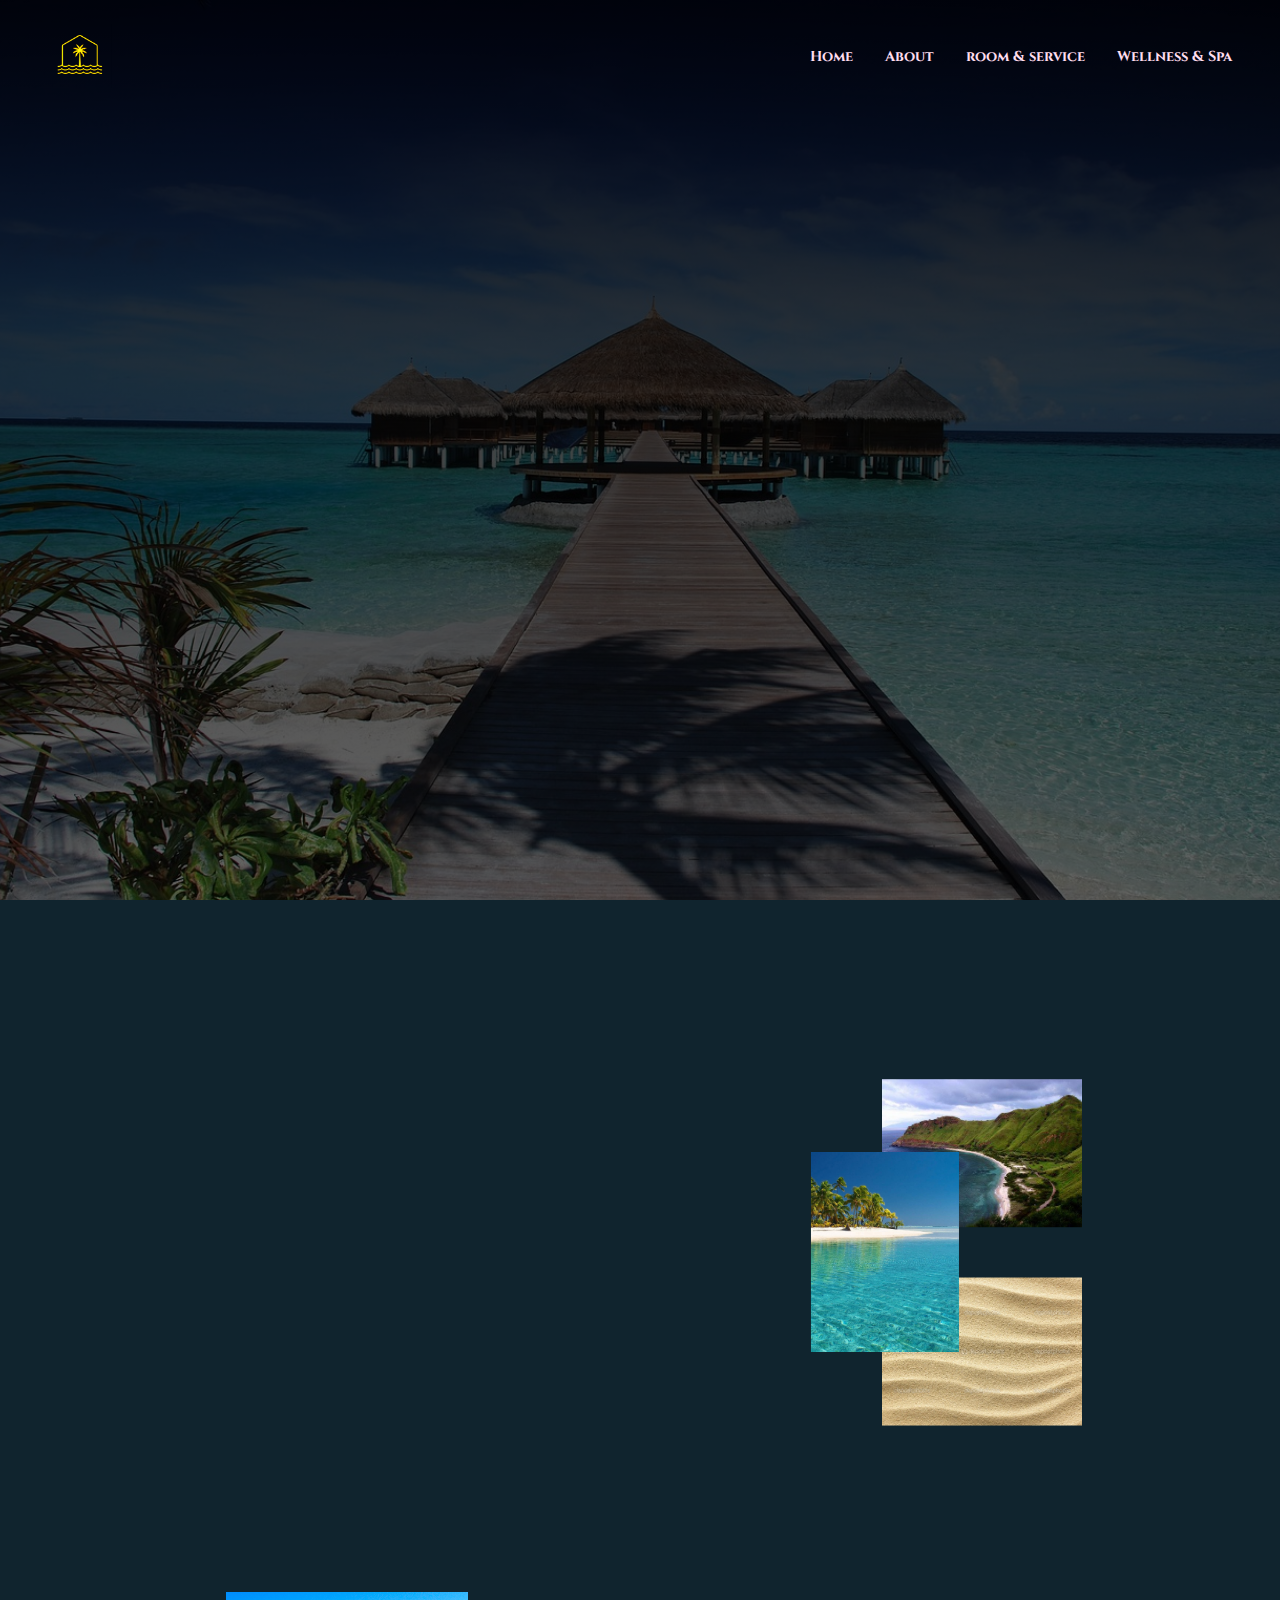
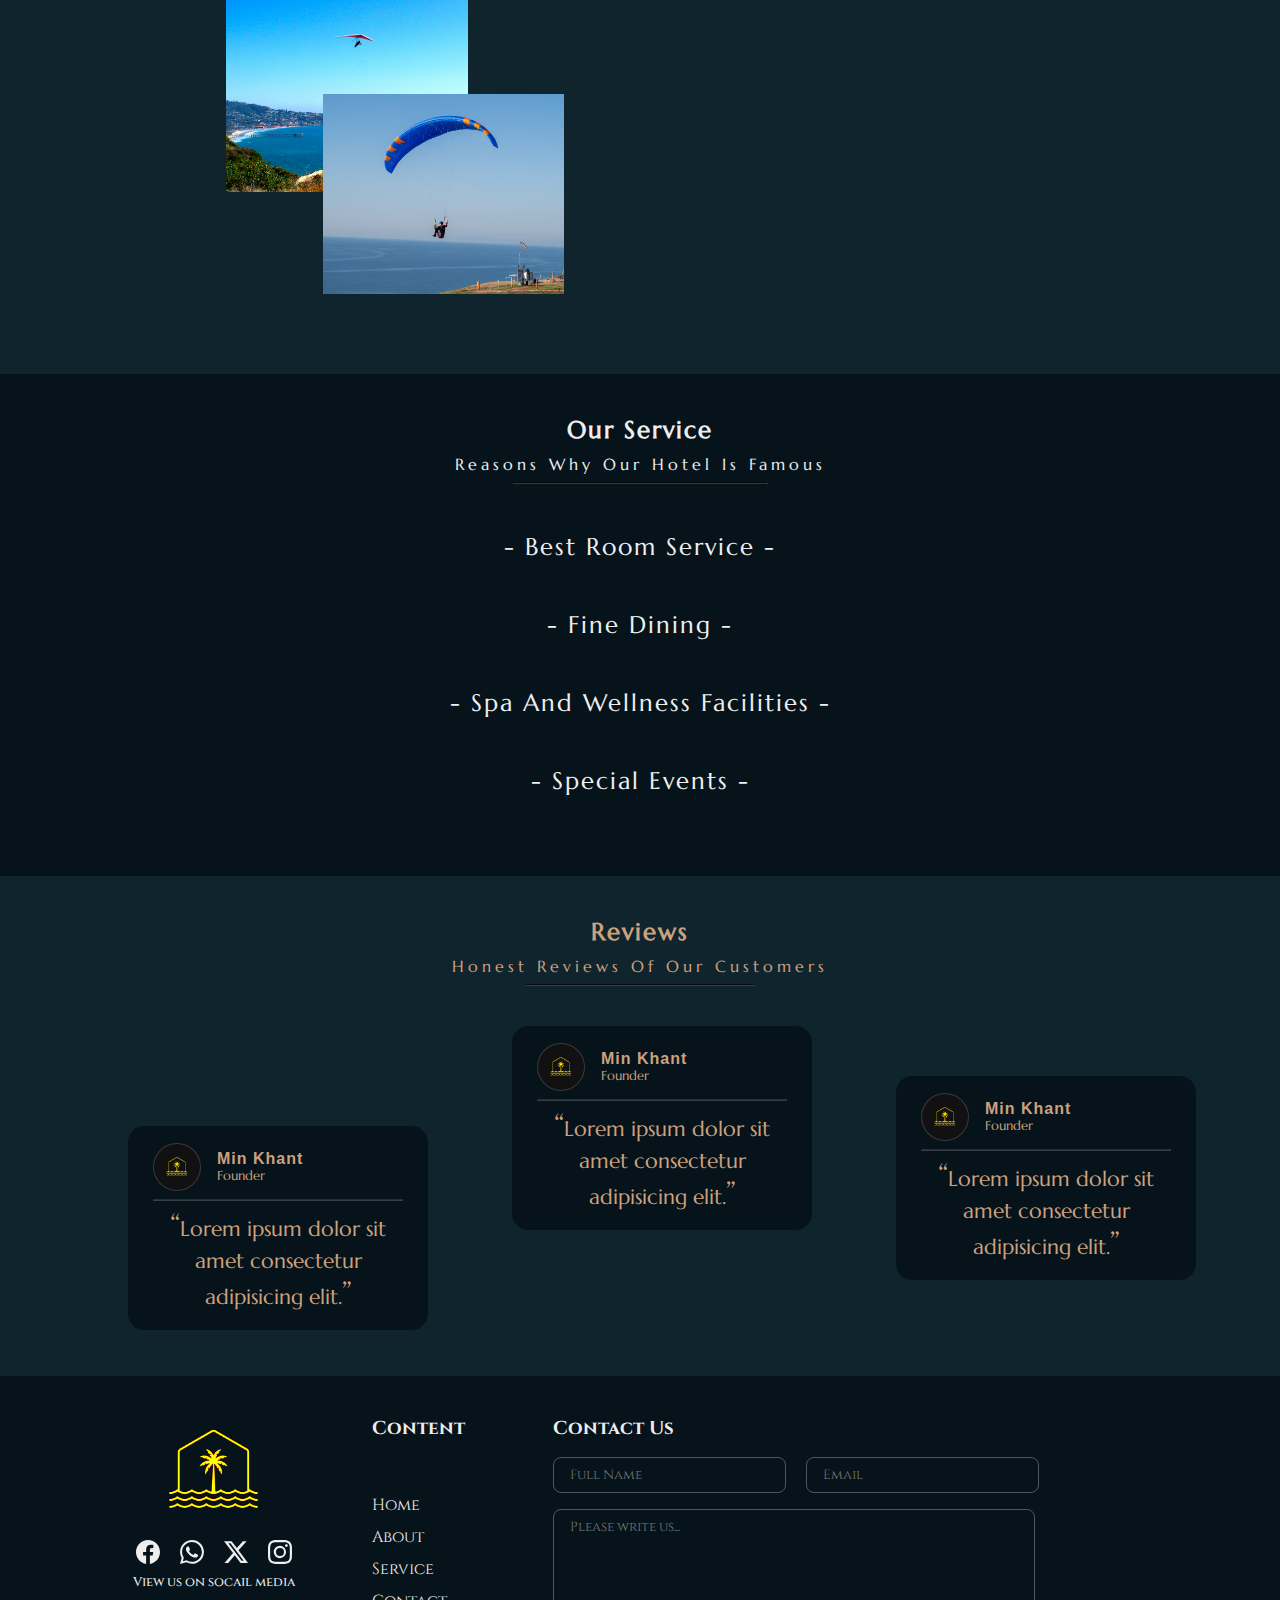
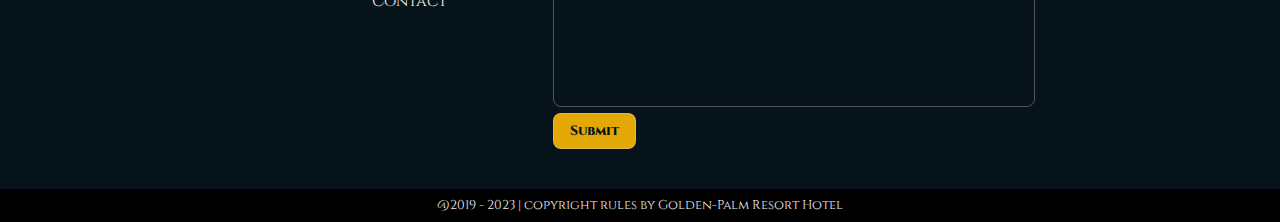
<file: index.html>
<!DOCTYPE html>
<html lang="en">

<head>
    <meta charset="UTF-8">
    <meta name="viewport" content="width=device-width, initial-scale=1.0">
    <title>Some App</title>
    <link rel="stylesheet" href="css/main.css">
    <link rel="stylesheet" href="css/home.css">
    <script src="app.js" defer></script>

</head>

<body>


    <!-- ^Navbar  -->
    <div class="navbar">
        <img src="images/logo.png" alt="">
        <svg xmlns="http://www.w3.org/2000/svg" fill="none" viewBox="0 0 24 24" stroke-width="1.5" stroke="currentColor"
            class="nav-open" onclick="toggleNav()">
            <path stroke-linecap="round" stroke-linejoin="round" d="M3.75 6.75h16.5M3.75 12h16.5m-16.5 5.25h16.5" />
        </svg>

        <nav class="nav-toggle">
            <svg xmlns="http://www.w3.org/2000/svg" fill="none" viewBox="0 0 24 24" stroke-width="1.5"
                stroke="currentColor" class="nav-close" onclick="toggleNav()">
                <path stroke-linecap="round" stroke-linejoin="round" d="M6 18L18 6M6 6l12 12" />
            </svg>

            <ul>
                <li><a class="home" href="index.html">Home</a></li>
                <li><a class="about" href="about.html">About</a></li>
                <li><a class="room & service" href="rooms.html">room & service</a></li>
                <li><a class="wellness & spa" href="wellness.html">Wellness & Spa</a></li>
            </ul>
        </nav>
        <div class="account">
            <!-- <p>Min Khant</p> -->
            <img src="images/hero.jpg" alt="">
        </div>
    </div>
    <!-- ^/Navbar  -->

    <!-- ^Hero Section  -->
    <section class="hero">
        <div class="textbox">

            <h1 class="trigger auto-play one">Experience Your Dream Vacation Our Luxurious Hotel & Resort</h1>
            <p class="trigger auto-play two">All you need for your next family vacation, getaway for two, meeting,
                conference, wedding, reunion, at one resort in one breathtaking location.</p>
            <button class="trigger auto-play three">View Rooms</button>
        </div>
    </section>
    <!-- ^/Hero Section  -->

    <section class="about">
        <div class="beach-box">
            <div class="textbox">
                <h5 class="trigger">Playa de la Belleza</h5>
                <h1 class="trigger">a secret paradise triangled with pearl sand, crystal clear water and green hills
                </h1>
                <p class="trigger">Lorem, ipsum dolor sit amet consectetur adipisicing elit. Doloribus rerum quibusdam
                    ad assumenda, eveniet perferendis recusandae saepe, ducimus, distinctio reiciendis numquam quaerat.
                    Officia, ad obcaecati asperiores quibusdam, aspernatur voluptate ipsam recusandae ullam delectus,
                    quam atque fugit. Ut minus illum iusto.</p>
                <button class="trigger">See More</button>
            </div>
            <div class="imgbox">
                <img class="sand" src="images/sand.jpg" alt="">
                <img class="beach" src="images/beach.jpg" alt="">
                <img class="hill" src="images/hill.jpg" alt="">
            </div>
        </div>

        <div class="glider-box">
            <div class="imgbox">
                <img class="glider" src="images/glider.jpg" alt="">
                <img class="para" src="images/para.jpg" alt="">
            </div>
            <div class="textbox">
                <h5 class="trigger">Playa de la Belleza</h5>
                <h1 class="trigger">fly into the sky over the sea </h1>
                <p class="trigger">Lorem ipsum dolor, sit amet consectetur adipisicing elit. Reiciendis, nobis enim? Ut
                    ab ipsam fugit inventore obcaecati. Laboriosam natus cupiditate, voluptate cum, quod exercitationem
                    vitae repellat dolor, nam sed odit?</p>
                <button class="trigger">See More</button>
            </div>
        </div>
    </section>

    <section class="trust">
        <div class="header">
            <h2>Our Service</h2>
            <p>reasons why our hotel is famous</p>
            <hr>
        </div>
        <ul class="facts">
            <li>best room service</li>
            <li>fine dining</li>
            <li>spa and wellness facilities</li>
            <li>special events</li>
        </ul>

    </section>

    <section class="reviews">
        <div class="header">
            <h2>Reviews</h2>
            <p>honest reviews of our customers</p>
            <hr>
        </div>
        <div class="review one">
            <div class="user">
                <img src="images/logo.png" alt="">
                <div class="user-info">
                    <h4>Min Khant</h4>
                    <p>Founder</p>
                </div>
            </div>
            <hr>
            <div class="comment">
                <p>Lorem ipsum dolor sit amet consectetur adipisicing elit.</p>
            </div>
        </div>
        <div class="review two">
            <div class="user">
                <img src="images/logo.png" alt="">
                <div class="user-info">
                    <h4>Min Khant</h4>
                    <p>Founder</p>
                </div>
            </div>
            <hr>
            <div class="comment">
                <p>Lorem ipsum dolor sit amet consectetur adipisicing elit.</p>
            </div>
        </div>
        <div class="review three">
            <div class="user">
                <img src="images/logo.png" alt="">
                <div class="user-info">
                    <h4>Min Khant</h4>
                    <p>Founder</p>
                </div>
            </div>
            <hr>
            <div class="comment">
                <p>Lorem ipsum dolor sit amet consectetur adipisicing elit.</p>
            </div>
        </div>
    </section>

    <section class="footer">
        <div class="logo">
            <img src="images/logo.png" alt="">
            <div class="social-apps">
                <svg xmlns="http://www.w3.org/2000/svg" width="16" height="16" fill="currentColor"
                    class="bi bi-facebook" viewBox="0 0 16 16">
                    <path
                        d="M16 8.049c0-4.446-3.582-8.05-8-8.05C3.58 0-.002 3.603-.002 8.05c0 4.017 2.926 7.347 6.75 7.951v-5.625h-2.03V8.05H6.75V6.275c0-2.017 1.195-3.131 3.022-3.131.876 0 1.791.157 1.791.157v1.98h-1.009c-.993 0-1.303.621-1.303 1.258v1.51h2.218l-.354 2.326H9.25V16c3.824-.604 6.75-3.934 6.75-7.951z" />
                </svg>
                <svg xmlns="http://www.w3.org/2000/svg" width="16" height="16" fill="currentColor"
                    class="bi bi-whatsapp" viewBox="0 0 16 16">
                    <path
                        d="M13.601 2.326A7.854 7.854 0 0 0 7.994 0C3.627 0 .068 3.558.064 7.926c0 1.399.366 2.76 1.057 3.965L0 16l4.204-1.102a7.933 7.933 0 0 0 3.79.965h.004c4.368 0 7.926-3.558 7.93-7.93A7.898 7.898 0 0 0 13.6 2.326zM7.994 14.521a6.573 6.573 0 0 1-3.356-.92l-.24-.144-2.494.654.666-2.433-.156-.251a6.56 6.56 0 0 1-1.007-3.505c0-3.626 2.957-6.584 6.591-6.584a6.56 6.56 0 0 1 4.66 1.931 6.557 6.557 0 0 1 1.928 4.66c-.004 3.639-2.961 6.592-6.592 6.592zm3.615-4.934c-.197-.099-1.17-.578-1.353-.646-.182-.065-.315-.099-.445.099-.133.197-.513.646-.627.775-.114.133-.232.148-.43.05-.197-.1-.836-.308-1.592-.985-.59-.525-.985-1.175-1.103-1.372-.114-.198-.011-.304.088-.403.087-.088.197-.232.296-.346.1-.114.133-.198.198-.33.065-.134.034-.248-.015-.347-.05-.099-.445-1.076-.612-1.47-.16-.389-.323-.335-.445-.34-.114-.007-.247-.007-.38-.007a.729.729 0 0 0-.529.247c-.182.198-.691.677-.691 1.654 0 .977.71 1.916.81 2.049.098.133 1.394 2.132 3.383 2.992.47.205.84.326 1.129.418.475.152.904.129 1.246.08.38-.058 1.171-.48 1.338-.943.164-.464.164-.86.114-.943-.049-.084-.182-.133-.38-.232z" />
                </svg>
                <svg xmlns="http://www.w3.org/2000/svg" width="16" height="16" fill="currentColor"
                    class="bi bi-twitter-x" viewBox="0 0 16 16">
                    <path
                        d="M12.6.75h2.454l-5.36 6.142L16 15.25h-4.937l-3.867-5.07-4.425 5.07H.316l5.733-6.57L0 .75h5.063l3.495 4.633L12.601.75Zm-.86 13.028h1.36L4.323 2.145H2.865l8.875 11.633Z" />
                </svg>
                <svg xmlns="http://www.w3.org/2000/svg" width="16" height="16" fill="currentColor"
                    class="bi bi-instagram" viewBox="0 0 16 16">
                    <path
                        d="M8 0C5.829 0 5.556.01 4.703.048 3.85.088 3.269.222 2.76.42a3.917 3.917 0 0 0-1.417.923A3.927 3.927 0 0 0 .42 2.76C.222 3.268.087 3.85.048 4.7.01 5.555 0 5.827 0 8.001c0 2.172.01 2.444.048 3.297.04.852.174 1.433.372 1.942.205.526.478.972.923 1.417.444.445.89.719 1.416.923.51.198 1.09.333 1.942.372C5.555 15.99 5.827 16 8 16s2.444-.01 3.298-.048c.851-.04 1.434-.174 1.943-.372a3.916 3.916 0 0 0 1.416-.923c.445-.445.718-.891.923-1.417.197-.509.332-1.09.372-1.942C15.99 10.445 16 10.173 16 8s-.01-2.445-.048-3.299c-.04-.851-.175-1.433-.372-1.941a3.926 3.926 0 0 0-.923-1.417A3.911 3.911 0 0 0 13.24.42c-.51-.198-1.092-.333-1.943-.372C10.443.01 10.172 0 7.998 0h.003zm-.717 1.442h.718c2.136 0 2.389.007 3.232.046.78.035 1.204.166 1.486.275.373.145.64.319.92.599.28.28.453.546.598.92.11.281.24.705.275 1.485.039.843.047 1.096.047 3.231s-.008 2.389-.047 3.232c-.035.78-.166 1.203-.275 1.485a2.47 2.47 0 0 1-.599.919c-.28.28-.546.453-.92.598-.28.11-.704.24-1.485.276-.843.038-1.096.047-3.232.047s-2.39-.009-3.233-.047c-.78-.036-1.203-.166-1.485-.276a2.478 2.478 0 0 1-.92-.598 2.48 2.48 0 0 1-.6-.92c-.109-.281-.24-.705-.275-1.485-.038-.843-.046-1.096-.046-3.233 0-2.136.008-2.388.046-3.231.036-.78.166-1.204.276-1.486.145-.373.319-.64.599-.92.28-.28.546-.453.92-.598.282-.11.705-.24 1.485-.276.738-.034 1.024-.044 2.515-.045v.002zm4.988 1.328a.96.96 0 1 0 0 1.92.96.96 0 0 0 0-1.92zm-4.27 1.122a4.109 4.109 0 1 0 0 8.217 4.109 4.109 0 0 0 0-8.217zm0 1.441a2.667 2.667 0 1 1 0 5.334 2.667 2.667 0 0 1 0-5.334z" />
                </svg>
            </div>
            <p>View us on socail media</p>
        </div>
        <div class="content">
            <h3>Content</h3>
            <p>Home</p>
            <p>About</p>
            <p>Service</p>
            <p>Contact</p>
        </div>
        <div class="contact-form">
            <h3>Contact Us</h3>
            <input type="text" name="name" id="name" placeholder="Full Name">
            <input type="email" id="email" placeholder="Email">
            <textarea name="text" id="textarea" cols="30" rows="10" placeholder="Please write us..."></textarea>
            <button type="submit">Submit</button>
        </div>
    </section>
    <section class="copyright">
        @2019 - 2023 | copyright rules by Golden-Palm Resort Hotel
    </section>
</body>

</html>
</file>
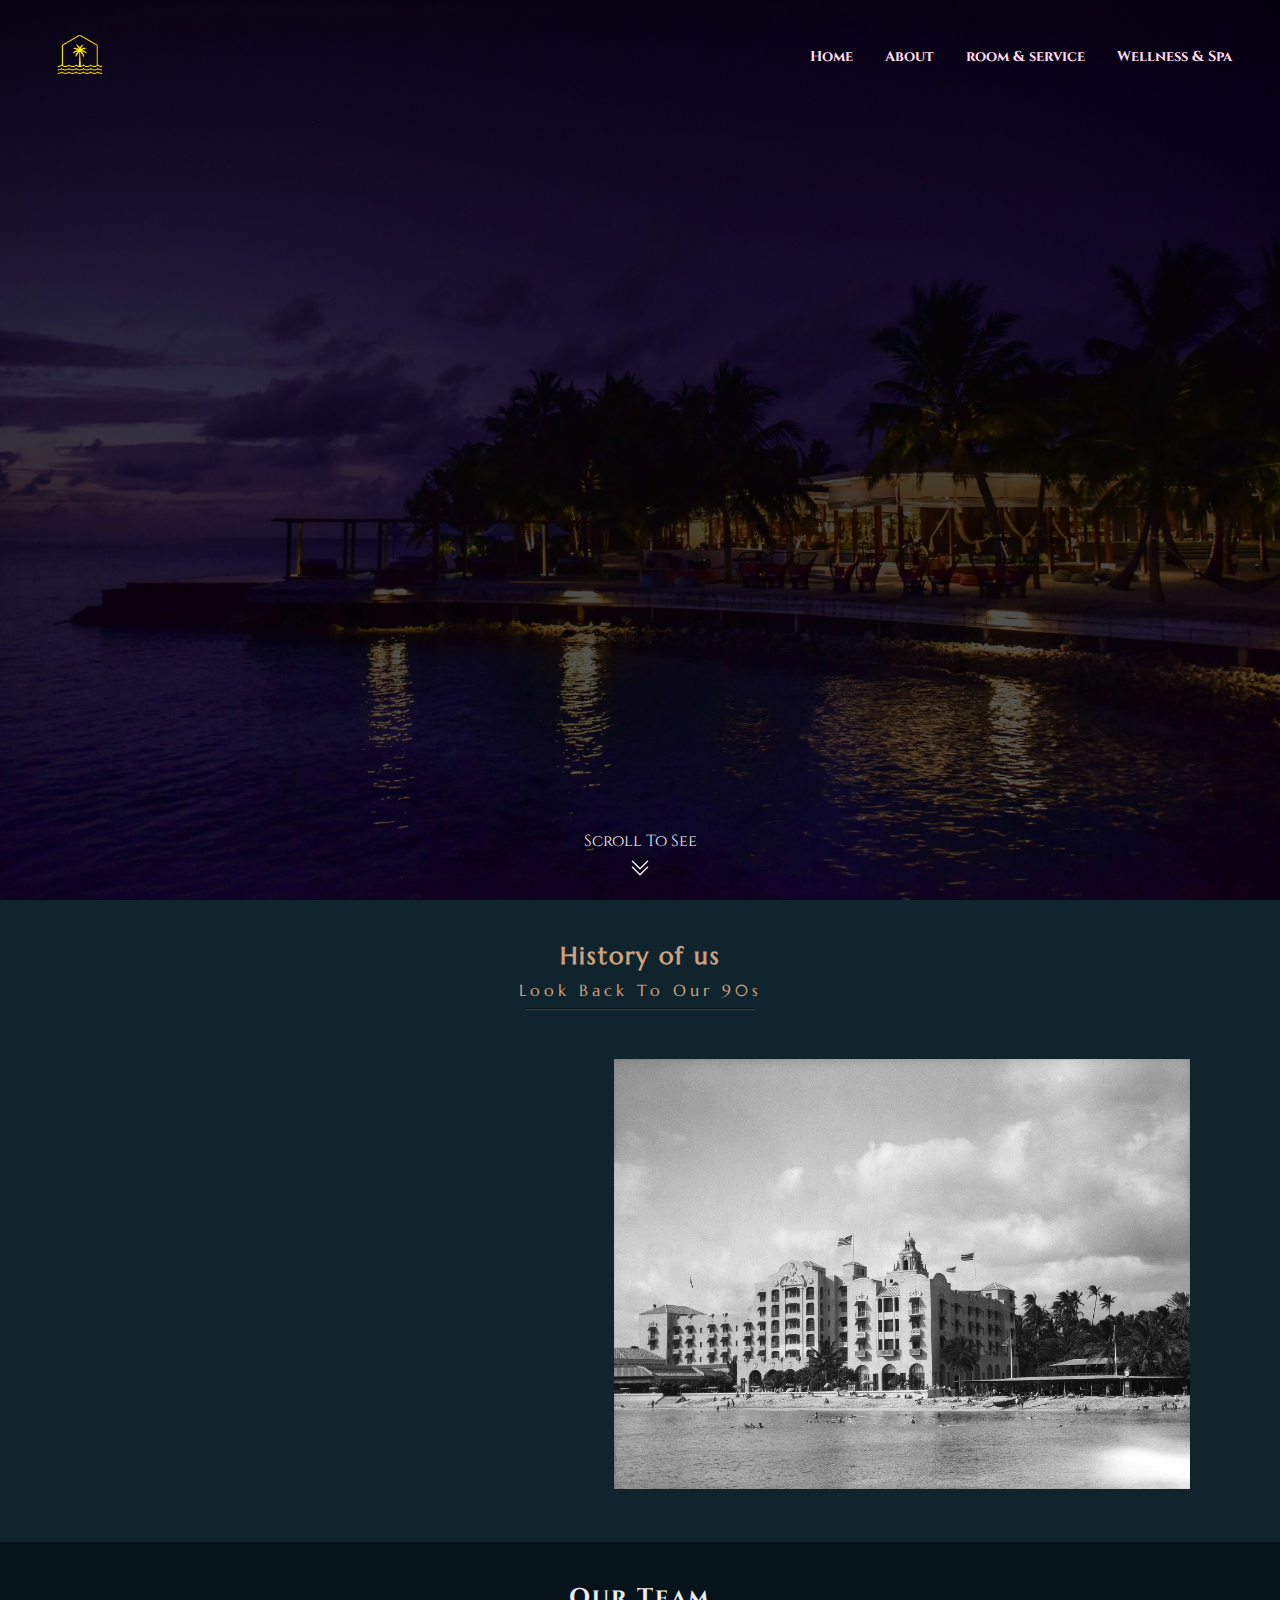
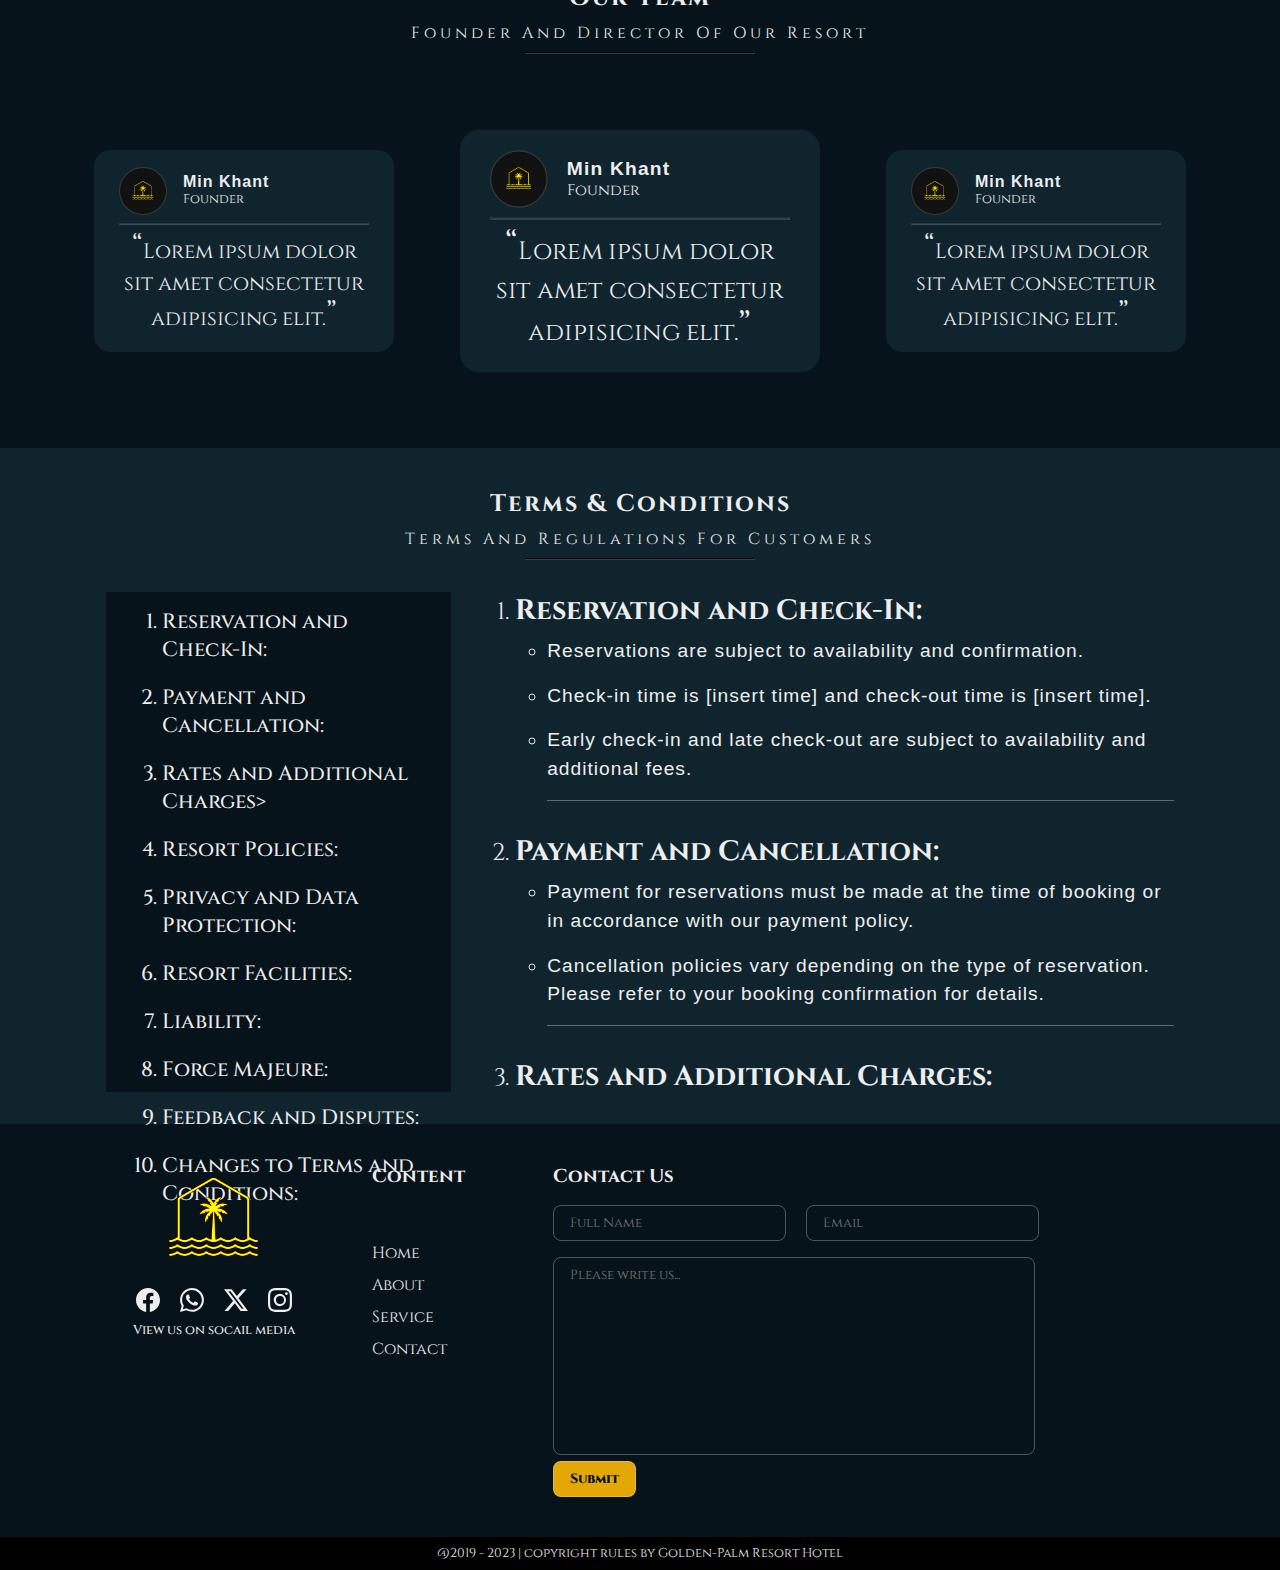
<file: about.html>
<!DOCTYPE html>
<html lang="en">

<head>
    <meta charset="UTF-8">
    <meta name="viewport" content="width=device-width, initial-scale=1.0">
    <title>Document</title>
    <link rel="stylesheet" href="css/main.css">
    <link rel="stylesheet" href="css/about.css">
    <script src="app.js" defer></script>
</head>

<body>
    <!-- ^Navbar  -->
    <div class="navbar">
        <img src="images/logo.png" alt="">
        <svg xmlns="http://www.w3.org/2000/svg" fill="none" viewBox="0 0 24 24" stroke-width="1.5" stroke="currentColor"
            class="nav-open" onclick="toggleNav()">
            <path stroke-linecap="round" stroke-linejoin="round" d="M3.75 6.75h16.5M3.75 12h16.5m-16.5 5.25h16.5" />
        </svg>

        <nav class="nav-toggle">
            <svg xmlns="http://www.w3.org/2000/svg" fill="none" viewBox="0 0 24 24" stroke-width="1.5"
                stroke="currentColor" class="nav-close" onclick="toggleNav()">
                <path stroke-linecap="round" stroke-linejoin="round" d="M6 18L18 6M6 6l12 12" />
            </svg>

            <ul>
                <li><a class="home" href="index.html">Home</a></li>
                <li><a class="about" href="about.html">About</a></li>
                <li><a class="room & service" href="rooms.html">room & service</a></li>
                <li><a class="wellness & spa" href="wellness.html">Wellness & Spa</a></li>
            </ul>
        </nav>
        <div class="account">
            <!-- <p>Min Khant</p> -->
            <img src="images/hero.jpg" alt="">
        </div>
    </div>
    <!-- ^/Navbar  -->

    <!-- ^Hero Section  -->
    <section class="hero">
        <div class="textbox">

            <h1 class="trigger auto-play one">Experience Your Dream Vacation Our Luxurious Hotel & Resort</h1>
            <p class="trigger auto-play two">All you need for your next family vacation, getaway for two, meeting,
                conference, wedding, reunion, at one resort in one breathtaking location.</p>
        </div>
        <div class="indicator">
            <p>Scroll To See</p>
            <svg xmlns="http://www.w3.org/2000/svg" fill="none" viewBox="0 0 24 24" stroke-width="1.5"
                stroke="currentColor" class="w-6 h-6">
                <path stroke-linecap="round" stroke-linejoin="round"
                    d="M19.5 5.25l-7.5 7.5-7.5-7.5m15 6l-7.5 7.5-7.5-7.5" />
            </svg>

        </div>
    </section>

    <!-- ^/Hero Section  -->

    <section class="history">
        <div class="header">
            <h2>History of us</h2>
            <p>look back to our 90s </p>
            <hr>
        </div>

        <div class="history-box">
            <div class="textbox">
                <h5 class="trigger">Playa de la Belleza</h5>
                <h1 class="trigger">a secret paradise triangled with pearl sand, crystal clear water and green hills
                </h1>
                <p class="trigger">Lorem, ipsum dolor sit amet consectetur adipisicing elit. Doloribus rerum quibusdam
                    ad assumenda, eveniet perferendis recusandae saepe, ducimus, distinctio reiciendis numquam quaerat.
                    Officia, ad obcaecati asperiores quibusdam, aspernatur voluptate ipsam recusandae ullam delectus,
                    quam atque fugit. Ut minus illum iusto.</p>
                <button class="trigger">See More</button>
            </div>
            <div class="imgbox">
                <img class="sand" src="images/hotelbw.webp" alt="">
            </div>
        </div>
    </section>

    <section class="team">
        <div class="header">
            <h2>Our Team</h2>
            <p>Founder and Director of Our Resort</p>
            <hr>
        </div>

        <div class="founders">
            <div class="review">
                <div class="user">
                    <img src="images/logo.png" alt="">
                    <div class="user-info">
                        <h4>Min Khant</h4>
                        <p>Founder</p>
                    </div>
                </div>
                <hr>
                <div class="comment">
                    <p>Lorem ipsum dolor sit amet consectetur adipisicing elit.</p>
                </div>
            </div>
            <div class="review">
                <div class="user">
                    <img src="images/logo.png" alt="">
                    <div class="user-info">
                        <h4>Min Khant</h4>
                        <p>Founder</p>
                    </div>
                </div>
                <hr>
                <div class="comment">
                    <p>Lorem ipsum dolor sit amet consectetur adipisicing elit.</p>
                </div>
            </div>
            <div class="review">
                <div class="user">
                    <img src="images/logo.png" alt="">
                    <div class="user-info">
                        <h4>Min Khant</h4>
                        <p>Founder</p>
                    </div>
                </div>
                <hr>
                <div class="comment">
                    <p>Lorem ipsum dolor sit amet consectetur adipisicing elit.</p>
                </div>
            </div>
        </div>
    </section>


    <section class="terms">
        <div class="header">
            <h2>Terms & Conditions</h2>
            <p>Terms and regulations for customers</p>
            <hr>
        </div>
        <div class="terms-box">
            <div class="content">
                <ol>
                    <li><a href="#t1">Reservation and Check-In:</a></li>
                    <li><a href="#t2">Payment and Cancellation:</a></li>
                    <li><a href="#t3">Rates and Additional Charges></a:</li>
                    <li><a href="#t4">Resort Policies:</a></li>
                    <li><a href="#t5">Privacy and Data Protection:</a></li>
                    <li><a href="#t6">Resort Facilities:</a></li>
                    <li><a href="#t7">Liability:</a></li>
                    <li><a href="#t8">Force Majeure:</a></li>
                    <li><a href="#t9">Feedback and Disputes:</a></li>
                    <li><a href="#t10">Changes to Terms and Conditions:</a></li>
                </ol>
            </div>
            <div class="term-detail">
                <ol>
                    <li>
                        <h3 id="t1">Reservation and Check-In:</h3>
                        <ul>
                            <li>Reservations are subject to availability and confirmation.</li>
                            <li>Check-in time is [insert time] and check-out time is [insert time].</li>
                            <li>Early check-in and late check-out are subject to availability and additional fees.</li>
                        </ul>
                    </li>
                    <li>
                        <h3 id="t2">Payment and Cancellation:</h3>
                        <ul>
                            <li>Payment for reservations must be made at the time of booking or in accordance with our
                                payment policy.</li>
                            <li>Cancellation policies vary depending on the type of reservation. Please refer to your
                                booking confirmation for details.</li>
                        </ul>
                    </li>
                    <li>
                        <h3 id="t3">Rates and Additional Charges:</h3>
                        <ul>
                            <li>Rates are subject to change without notice.</li>
                            <li>Additional charges may apply for services such as room service, minibar, spa, and other
                                amenities. These charges will be billed to the room.</li>
                        </ul>
                    </li>
                    <li>
                        <h3 id="t4">Resort Policies:</h3>
                        <ul>
                            <li>Smoking is strictly prohibited in all indoor areas. Smoking is allowed only in
                                designated outdoor areas.</li>
                            <li>Pets are not allowed in the resort.</li>
                            <li>Noise disturbances that affect other guests are not permitted.</li>
                            <li>Guests are responsible for their personal belongings. The resort is not liable for lost
                                or stolen items.</li>
                        </ul>
                    </li>
                    <li>
                        <h3 id="t5">Privacy and Data Protection:</h3>
                        <ul>
                            <li>The resort collects and processes personal data in accordance with our privacy policy.
                                By providing your information, you consent to our data collection practices.</li>
                        </ul>
                    </li>
                    <li>
                        <h3 id="t6">Resort Facilities:</h3>
                        <ul>
                            <li>Access to certain facilities, such as the pool, fitness center, and spa, may have
                                specific rules and hours of operation. Please inquire at the front desk for details.
                            </li>
                        </ul>
                    </li>
                    <li>
                        <h3 id="t7">Liability:</h3>
                        <ul>
                            <li>The resort is not liable for any injury, loss, or damage to guests or their property.
                            </li>
                            <li>Guests are responsible for their actions and the actions of their children. Any damage
                                to resort property will be charged to the guest.</li>
                        </ul>
                    </li>
                    <li>
                        <h3 id="t8">Force Majeure:</h3>
                        <ul>
                            <li>The resort is not responsible for any failure or delay in performance due to
                                circumstances beyond our control, such as natural disasters, strikes, or government
                                actions.</li>
                        </ul>
                    </li>
                    <li>
                        <h3 id="t9">Feedback and Disputes:</h3>
                        <ul>
                            <li>We welcome guest feedback. Any concerns or disputes should be brought to our attention
                                during your stay so that we may address them promptly.</li>
                        </ul>
                    </li>
                    <li>
                        <h3 id="t10">Changes to Terms and Conditions:</h3>
                        <ul>
                            <li>The resort reserves the right to modify these terms and conditions at any time. Please
                                review them periodically for updates.</li>
                        </ul>
                    </li>
                </ol>
                <p>By making a reservation at our beach resort hotel, you agree to abide by these terms and conditions.
                    Failure to comply with these terms may result in the termination of your reservation and eviction
                    from the resort. We aim to provide you with a safe and enjoyable stay, and we appreciate your
                    cooperation.</p>
            </div>
        </div>
    </section>


    <section class="footer">
        <div class="logo">
            <img src="images/logo.png" alt="">
            <div class="social-apps">
                <svg xmlns="http://www.w3.org/2000/svg" width="16" height="16" fill="currentColor"
                    class="bi bi-facebook" viewBox="0 0 16 16">
                    <path
                        d="M16 8.049c0-4.446-3.582-8.05-8-8.05C3.58 0-.002 3.603-.002 8.05c0 4.017 2.926 7.347 6.75 7.951v-5.625h-2.03V8.05H6.75V6.275c0-2.017 1.195-3.131 3.022-3.131.876 0 1.791.157 1.791.157v1.98h-1.009c-.993 0-1.303.621-1.303 1.258v1.51h2.218l-.354 2.326H9.25V16c3.824-.604 6.75-3.934 6.75-7.951z" />
                </svg>
                <svg xmlns="http://www.w3.org/2000/svg" width="16" height="16" fill="currentColor"
                    class="bi bi-whatsapp" viewBox="0 0 16 16">
                    <path
                        d="M13.601 2.326A7.854 7.854 0 0 0 7.994 0C3.627 0 .068 3.558.064 7.926c0 1.399.366 2.76 1.057 3.965L0 16l4.204-1.102a7.933 7.933 0 0 0 3.79.965h.004c4.368 0 7.926-3.558 7.93-7.93A7.898 7.898 0 0 0 13.6 2.326zM7.994 14.521a6.573 6.573 0 0 1-3.356-.92l-.24-.144-2.494.654.666-2.433-.156-.251a6.56 6.56 0 0 1-1.007-3.505c0-3.626 2.957-6.584 6.591-6.584a6.56 6.56 0 0 1 4.66 1.931 6.557 6.557 0 0 1 1.928 4.66c-.004 3.639-2.961 6.592-6.592 6.592zm3.615-4.934c-.197-.099-1.17-.578-1.353-.646-.182-.065-.315-.099-.445.099-.133.197-.513.646-.627.775-.114.133-.232.148-.43.05-.197-.1-.836-.308-1.592-.985-.59-.525-.985-1.175-1.103-1.372-.114-.198-.011-.304.088-.403.087-.088.197-.232.296-.346.1-.114.133-.198.198-.33.065-.134.034-.248-.015-.347-.05-.099-.445-1.076-.612-1.47-.16-.389-.323-.335-.445-.34-.114-.007-.247-.007-.38-.007a.729.729 0 0 0-.529.247c-.182.198-.691.677-.691 1.654 0 .977.71 1.916.81 2.049.098.133 1.394 2.132 3.383 2.992.47.205.84.326 1.129.418.475.152.904.129 1.246.08.38-.058 1.171-.48 1.338-.943.164-.464.164-.86.114-.943-.049-.084-.182-.133-.38-.232z" />
                </svg>
                <svg xmlns="http://www.w3.org/2000/svg" width="16" height="16" fill="currentColor"
                    class="bi bi-twitter-x" viewBox="0 0 16 16">
                    <path
                        d="M12.6.75h2.454l-5.36 6.142L16 15.25h-4.937l-3.867-5.07-4.425 5.07H.316l5.733-6.57L0 .75h5.063l3.495 4.633L12.601.75Zm-.86 13.028h1.36L4.323 2.145H2.865l8.875 11.633Z" />
                </svg>
                <svg xmlns="http://www.w3.org/2000/svg" width="16" height="16" fill="currentColor"
                    class="bi bi-instagram" viewBox="0 0 16 16">
                    <path
                        d="M8 0C5.829 0 5.556.01 4.703.048 3.85.088 3.269.222 2.76.42a3.917 3.917 0 0 0-1.417.923A3.927 3.927 0 0 0 .42 2.76C.222 3.268.087 3.85.048 4.7.01 5.555 0 5.827 0 8.001c0 2.172.01 2.444.048 3.297.04.852.174 1.433.372 1.942.205.526.478.972.923 1.417.444.445.89.719 1.416.923.51.198 1.09.333 1.942.372C5.555 15.99 5.827 16 8 16s2.444-.01 3.298-.048c.851-.04 1.434-.174 1.943-.372a3.916 3.916 0 0 0 1.416-.923c.445-.445.718-.891.923-1.417.197-.509.332-1.09.372-1.942C15.99 10.445 16 10.173 16 8s-.01-2.445-.048-3.299c-.04-.851-.175-1.433-.372-1.941a3.926 3.926 0 0 0-.923-1.417A3.911 3.911 0 0 0 13.24.42c-.51-.198-1.092-.333-1.943-.372C10.443.01 10.172 0 7.998 0h.003zm-.717 1.442h.718c2.136 0 2.389.007 3.232.046.78.035 1.204.166 1.486.275.373.145.64.319.92.599.28.28.453.546.598.92.11.281.24.705.275 1.485.039.843.047 1.096.047 3.231s-.008 2.389-.047 3.232c-.035.78-.166 1.203-.275 1.485a2.47 2.47 0 0 1-.599.919c-.28.28-.546.453-.92.598-.28.11-.704.24-1.485.276-.843.038-1.096.047-3.232.047s-2.39-.009-3.233-.047c-.78-.036-1.203-.166-1.485-.276a2.478 2.478 0 0 1-.92-.598 2.48 2.48 0 0 1-.6-.92c-.109-.281-.24-.705-.275-1.485-.038-.843-.046-1.096-.046-3.233 0-2.136.008-2.388.046-3.231.036-.78.166-1.204.276-1.486.145-.373.319-.64.599-.92.28-.28.546-.453.92-.598.282-.11.705-.24 1.485-.276.738-.034 1.024-.044 2.515-.045v.002zm4.988 1.328a.96.96 0 1 0 0 1.92.96.96 0 0 0 0-1.92zm-4.27 1.122a4.109 4.109 0 1 0 0 8.217 4.109 4.109 0 0 0 0-8.217zm0 1.441a2.667 2.667 0 1 1 0 5.334 2.667 2.667 0 0 1 0-5.334z" />
                </svg>
            </div>
            <p>View us on socail media</p>
        </div>
        <div class="content">
            <h3>Content</h3>
            <p>Home</p>
            <p>About</p>
            <p>Service</p>
            <p>Contact</p>
        </div>
        <div class="contact-form">
            <h3>Contact Us</h3>
            <input type="text" name="name" id="name" placeholder="Full Name">
            <input type="email" id="email" placeholder="Email">
            <textarea name="text" id="textarea" cols="30" rows="10" placeholder="Please write us..."></textarea>
            <button type="submit">Submit</button>
        </div>
    </section>


    <section class="copyright">
        @2019 - 2023 | copyright rules by Golden-Palm Resort Hotel
    </section>
</body>

</html>
</file>
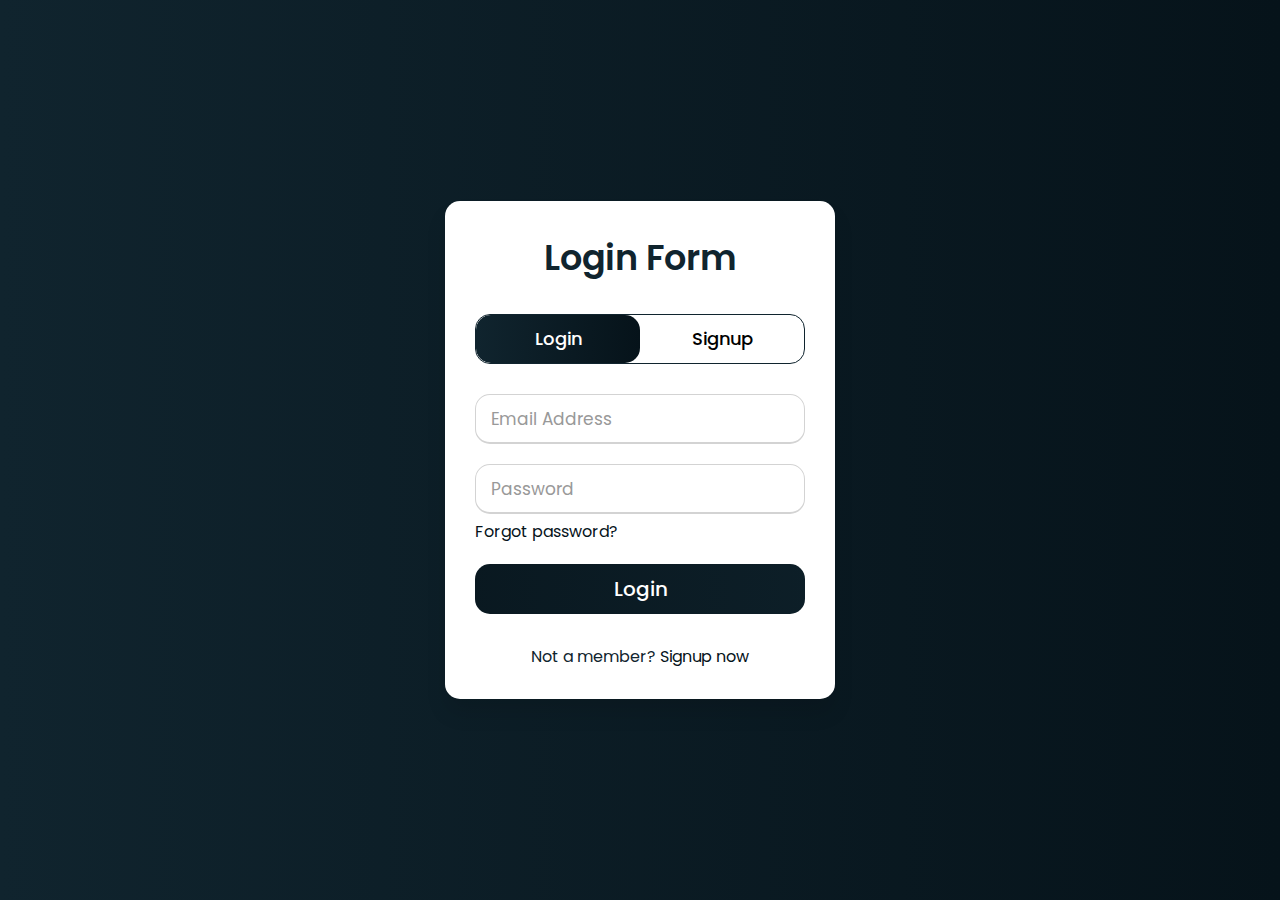
<file: login.html>
<!DOCTYPE html>
<html lang="en">

<head>
    <meta charset="UTF-8">
    <meta name="viewport" content="width=device-width, initial-scale=1.0">
    <title>Document</title>
    <link rel="stylesheet" href="css/main.css">
    <link rel="stylesheet" href="css/login.css">
    <script src="login.js" defer></script>
</head>

<body>
    <div class="wrapper">
        <div class="title-text">
            <div class="title login">Login Form</div>
            <div class="title signup">Signup Form</div>
        </div>
        <div class="form-container">
            <div class="slide-controls">
                <input type="radio" name="slide" id="login" checked>
                <input type="radio" name="slide" id="signup">
                <label for="login" class="slide login">Login</label>
                <label for="signup" class="slide signup">Signup</label>
                <div class="slider-tab"></div>
            </div>
            <div class="form-inner">
                <form action="#" class="login">
                    <div class="field">
                        <input type="text" placeholder="Email Address" id="login-email" required>
                    </div>
                    <div class="field">
                        <input type="password" placeholder="Password" id="login-password" required>
                    </div>
                    <div class="pass-link"><a href="#">Forgot password?</a></div>
                    <div class="field btn">
                        <div class="btn-layer"></div>
                        <input type="submit" value="Login">
                    </div>
                    <div class="signup-link">Not a member? <a href="">Signup now</a></div>
                </form>
                <form action="#" class="signup">
                    <div class="field">
                        <input type="text" placeholder="Email Address" id="signup-email" required>
                    </div>
                    <div class="field">
                        <input type="password" placeholder="Password" id="signup-password" required>
                    </div>
                    <div class="field">
                        <input type="password" placeholder="Confirm password" id="signup-password-recheck" required>
                    </div>
                    <div class="field btn">
                        <div class="btn-layer"></div>
                        <input type="submit" value="Signup">
                    </div>
                </form>
            </div>
        </div>
    </div>

</body>

</html>
</file>
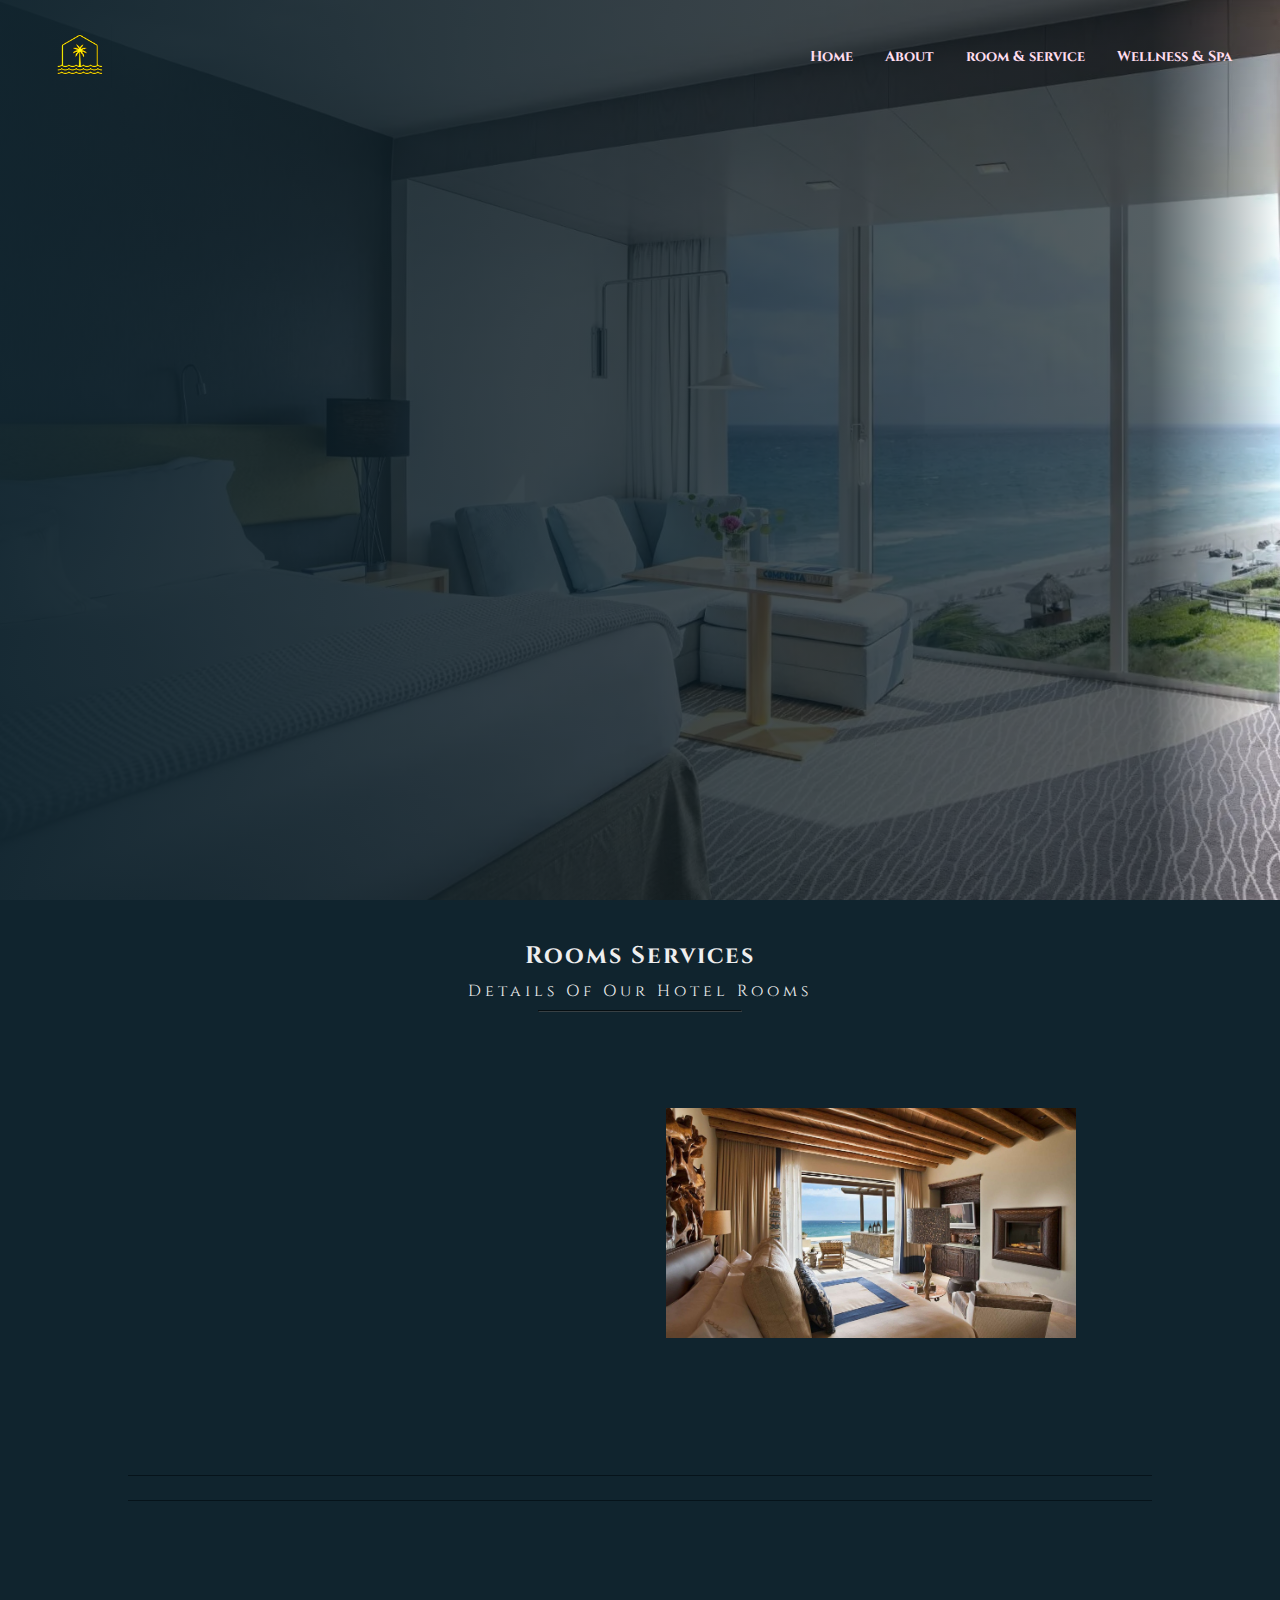
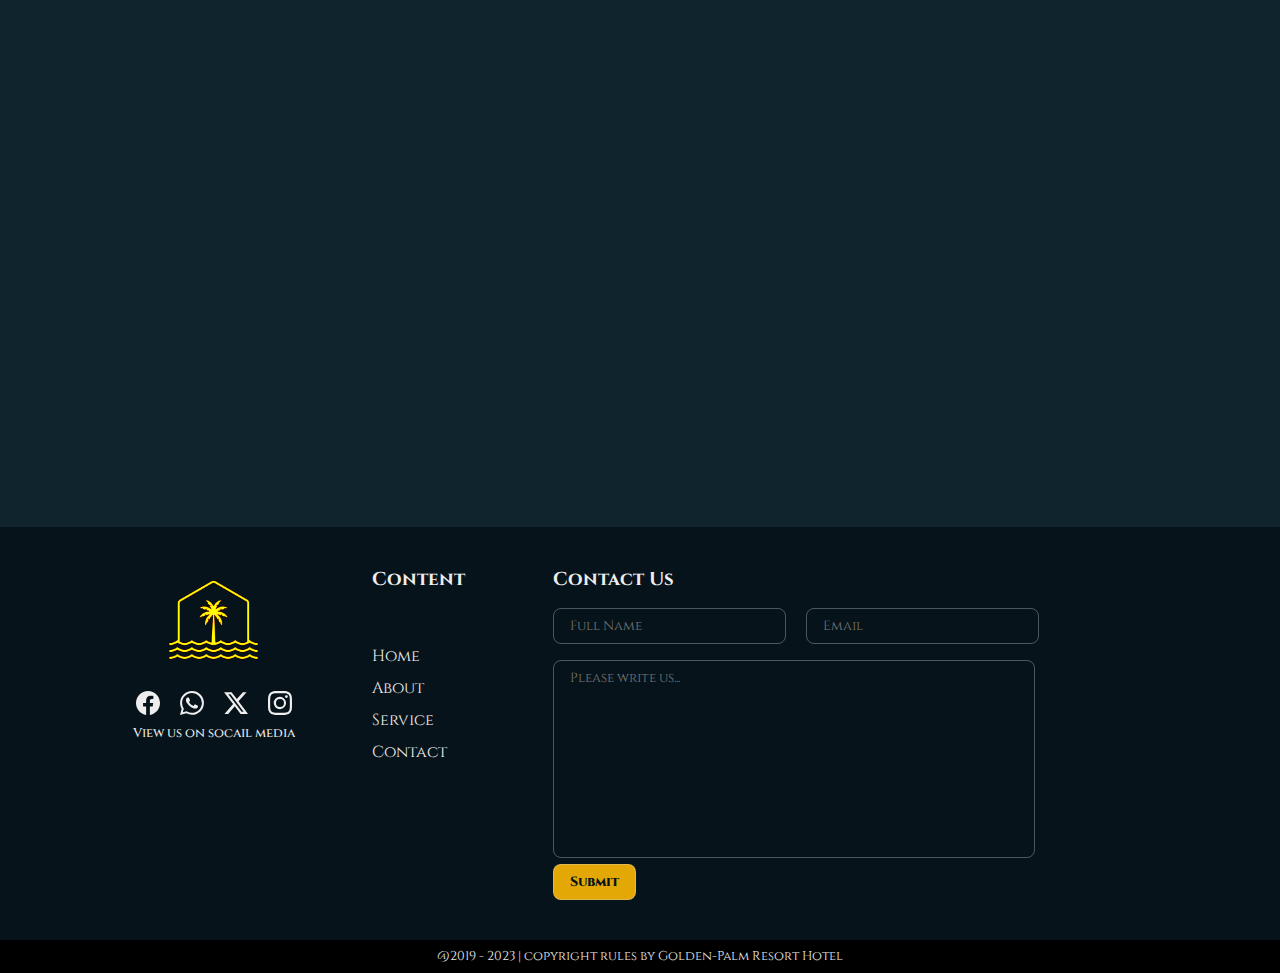
<file: rooms.html>
<!DOCTYPE html>
<html lang="en">

<head>
    <meta charset="UTF-8">
    <meta name="viewport" content="width=device-width, initial-scale=1.0">
    <title>Document</title>
    <link rel="stylesheet" href="css/main.css">
    <link rel="stylesheet" href="css/rooms.css">
    <script src="app.js" defer></script>
    <script src="countdown.js" defer></script>
</head>

<body>
    <!-- ^Navbar  -->
    <div class="navbar">
        <img src="images/logo.png" alt="">
        <svg xmlns="http://www.w3.org/2000/svg" fill="none" viewBox="0 0 24 24" stroke-width="1.5" stroke="currentColor"
            class="nav-open" onclick="toggleNav()">
            <path stroke-linecap="round" stroke-linejoin="round" d="M3.75 6.75h16.5M3.75 12h16.5m-16.5 5.25h16.5" />
        </svg>

        <nav class="nav-toggle">
            <svg xmlns="http://www.w3.org/2000/svg" fill="none" viewBox="0 0 24 24" stroke-width="1.5"
                stroke="currentColor" class="nav-close" onclick="toggleNav()">
                <path stroke-linecap="round" stroke-linejoin="round" d="M6 18L18 6M6 6l12 12" />
            </svg>

            <ul>
                <li><a class="home" href="index.html">Home</a></li>
                <li><a class="about" href="about.html">About</a></li>
                <li><a class="room & service" href="rooms.html">room & service</a></li>
                <li><a class="wellness & spa" href="wellness.html">Wellness & Spa</a></li>
            </ul>
        </nav>
        <div class="account">
            <!-- <p>Min Khant</p> -->
            <img src="images/hero.jpg" alt="">
        </div>
    </div>
    <!-- ^/Navbar  -->

    <!-- ^Hero Section  -->
    <section class="hero">
        <div class="textbox">
            <h5 class="trigger auto-play">Servicio a la habitación</h5>
            <h1 class="trigger auto-play one">Experience a world of personalized luxury at your stay. </h1>
            <p class="trigger auto-play two">Lorem, ipsum dolor sit amet consectetur adipisicing elit. Doloribus rerum
                quibusdam
                ad assumenda, eveniet perferendis recusandae saepe, ducimus, distinctio reiciendis numquam quaerat.
                Officia, ad obcaecati asperiores quibusdam, aspernatur voluptate ipsam recusandae ullam delectus,
                quam atque fugit. Ut minus illum iusto.</p>
            <button class="trigger auto-play three">See More</button>
        </div>
    </section>
    <!-- ^/Hero Section  -->
    <section class="rooms">
        <div class="header">
            <h2>Rooms Services</h2>
            <p>details of our hotel rooms</p>
            <hr>
        </div>


        <div class="discount-box">
            <div class="textbox">
                <h5 class="trigger">Playa de la Belleza</h5>
                <h1 class="trigger">Special Discount for December </h1>
                <p class="trigger">Lorem ipsum dolor sit amet consectetur adipisicing elit. Sapiente pariatur ratione asperiores accusantium natus numquam inventore id quibusdam molestiae fugit?</p>
                <button class="trigger">See More</button>
            </div>
            <div class="imgbox">
                <img src="images/hotelroom.jpg" alt="">
            </div>
            <div class="countdown">
                <div class="timebox day"></div>
                <div class="timebox hour"></div>
                <div class="timebox min"></div>
                <div class="timebox sec"></div>
            </div>
        </div>




        <div class="rooms-box">
            <div class="room trigger">
                <div class="imgbox">

                    <img src="images/hotelroom.jpg" alt="">
                </div>
                <div class="textbox">

                    <h3>Special Sea-side Room</h3>
                    <p class="slogan">Lorem ipsum dolor sit amet consectetur adipisicing elit. Expedita saepe, eos cum
                        nisi voluptatum
                        dolores architecto? Ratione perferendis inventore sequi?</p>
                    <p class="price">$89</p>
                    <button>Book Now</button>
                </div>
            </div>
            <div class="room trigger">
                <div class="imgbox">

                    <img src="images/hotelroom.jpg" alt="">
                </div>
                <div class="textbox">

                    <h3>Special Sea-side Room</h3>
                    <p class="slogan">Lorem ipsum dolor sit amet consectetur adipisicing elit. Expedita saepe, eos cum
                        nisi voluptatum
                        dolores architecto? Ratione perferendis inventore sequi?</p>
                    <p class="price">$89</p>
                    <button>Book Now</button>
                </div>
            </div>
            <div class="room trigger">
                <div class="imgbox">

                    <img src="images/hotelroom.jpg" alt="">
                </div>
                <div class="textbox">

                    <h3>Special Sea-side Room</h3>
                    <p class="slogan">Lorem ipsum dolor sit amet consectetur adipisicing elit. Expedita saepe, eos cum
                        nisi voluptatum
                        dolores architecto? Ratione perferendis inventore sequi?</p>
                    <p class="price">$89</p>
                    <button>Book Now</button>
                </div>
            </div>
            <div class="room trigger">
                <div class="imgbox">

                    <img src="images/hotelroom.jpg" alt="">
                </div>
                <div class="textbox">

                    <h3>Special Sea-side Room</h3>
                    <p class="slogan">Lorem ipsum dolor sit amet consectetur adipisicing elit. Expedita saepe, eos cum
                        nisi voluptatum
                        dolores architecto? Ratione perferendis inventore sequi?</p>
                    <p class="price">$89</p>
                    <button>Book Now</button>
                </div>
            </div>
        </div>
    </section>



    <section class="footer">
        <div class="logo">
            <img src="images/logo.png" alt="">
            <div class="social-apps">
                <svg xmlns="http://www.w3.org/2000/svg" width="16" height="16" fill="currentColor"
                    class="bi bi-facebook" viewBox="0 0 16 16">
                    <path
                        d="M16 8.049c0-4.446-3.582-8.05-8-8.05C3.58 0-.002 3.603-.002 8.05c0 4.017 2.926 7.347 6.75 7.951v-5.625h-2.03V8.05H6.75V6.275c0-2.017 1.195-3.131 3.022-3.131.876 0 1.791.157 1.791.157v1.98h-1.009c-.993 0-1.303.621-1.303 1.258v1.51h2.218l-.354 2.326H9.25V16c3.824-.604 6.75-3.934 6.75-7.951z" />
                </svg>
                <svg xmlns="http://www.w3.org/2000/svg" width="16" height="16" fill="currentColor"
                    class="bi bi-whatsapp" viewBox="0 0 16 16">
                    <path
                        d="M13.601 2.326A7.854 7.854 0 0 0 7.994 0C3.627 0 .068 3.558.064 7.926c0 1.399.366 2.76 1.057 3.965L0 16l4.204-1.102a7.933 7.933 0 0 0 3.79.965h.004c4.368 0 7.926-3.558 7.93-7.93A7.898 7.898 0 0 0 13.6 2.326zM7.994 14.521a6.573 6.573 0 0 1-3.356-.92l-.24-.144-2.494.654.666-2.433-.156-.251a6.56 6.56 0 0 1-1.007-3.505c0-3.626 2.957-6.584 6.591-6.584a6.56 6.56 0 0 1 4.66 1.931 6.557 6.557 0 0 1 1.928 4.66c-.004 3.639-2.961 6.592-6.592 6.592zm3.615-4.934c-.197-.099-1.17-.578-1.353-.646-.182-.065-.315-.099-.445.099-.133.197-.513.646-.627.775-.114.133-.232.148-.43.05-.197-.1-.836-.308-1.592-.985-.59-.525-.985-1.175-1.103-1.372-.114-.198-.011-.304.088-.403.087-.088.197-.232.296-.346.1-.114.133-.198.198-.33.065-.134.034-.248-.015-.347-.05-.099-.445-1.076-.612-1.47-.16-.389-.323-.335-.445-.34-.114-.007-.247-.007-.38-.007a.729.729 0 0 0-.529.247c-.182.198-.691.677-.691 1.654 0 .977.71 1.916.81 2.049.098.133 1.394 2.132 3.383 2.992.47.205.84.326 1.129.418.475.152.904.129 1.246.08.38-.058 1.171-.48 1.338-.943.164-.464.164-.86.114-.943-.049-.084-.182-.133-.38-.232z" />
                </svg>
                <svg xmlns="http://www.w3.org/2000/svg" width="16" height="16" fill="currentColor"
                    class="bi bi-twitter-x" viewBox="0 0 16 16">
                    <path
                        d="M12.6.75h2.454l-5.36 6.142L16 15.25h-4.937l-3.867-5.07-4.425 5.07H.316l5.733-6.57L0 .75h5.063l3.495 4.633L12.601.75Zm-.86 13.028h1.36L4.323 2.145H2.865l8.875 11.633Z" />
                </svg>
                <svg xmlns="http://www.w3.org/2000/svg" width="16" height="16" fill="currentColor"
                    class="bi bi-instagram" viewBox="0 0 16 16">
                    <path
                        d="M8 0C5.829 0 5.556.01 4.703.048 3.85.088 3.269.222 2.76.42a3.917 3.917 0 0 0-1.417.923A3.927 3.927 0 0 0 .42 2.76C.222 3.268.087 3.85.048 4.7.01 5.555 0 5.827 0 8.001c0 2.172.01 2.444.048 3.297.04.852.174 1.433.372 1.942.205.526.478.972.923 1.417.444.445.89.719 1.416.923.51.198 1.09.333 1.942.372C5.555 15.99 5.827 16 8 16s2.444-.01 3.298-.048c.851-.04 1.434-.174 1.943-.372a3.916 3.916 0 0 0 1.416-.923c.445-.445.718-.891.923-1.417.197-.509.332-1.09.372-1.942C15.99 10.445 16 10.173 16 8s-.01-2.445-.048-3.299c-.04-.851-.175-1.433-.372-1.941a3.926 3.926 0 0 0-.923-1.417A3.911 3.911 0 0 0 13.24.42c-.51-.198-1.092-.333-1.943-.372C10.443.01 10.172 0 7.998 0h.003zm-.717 1.442h.718c2.136 0 2.389.007 3.232.046.78.035 1.204.166 1.486.275.373.145.64.319.92.599.28.28.453.546.598.92.11.281.24.705.275 1.485.039.843.047 1.096.047 3.231s-.008 2.389-.047 3.232c-.035.78-.166 1.203-.275 1.485a2.47 2.47 0 0 1-.599.919c-.28.28-.546.453-.92.598-.28.11-.704.24-1.485.276-.843.038-1.096.047-3.232.047s-2.39-.009-3.233-.047c-.78-.036-1.203-.166-1.485-.276a2.478 2.478 0 0 1-.92-.598 2.48 2.48 0 0 1-.6-.92c-.109-.281-.24-.705-.275-1.485-.038-.843-.046-1.096-.046-3.233 0-2.136.008-2.388.046-3.231.036-.78.166-1.204.276-1.486.145-.373.319-.64.599-.92.28-.28.546-.453.92-.598.282-.11.705-.24 1.485-.276.738-.034 1.024-.044 2.515-.045v.002zm4.988 1.328a.96.96 0 1 0 0 1.92.96.96 0 0 0 0-1.92zm-4.27 1.122a4.109 4.109 0 1 0 0 8.217 4.109 4.109 0 0 0 0-8.217zm0 1.441a2.667 2.667 0 1 1 0 5.334 2.667 2.667 0 0 1 0-5.334z" />
                </svg>
            </div>
            <p>View us on socail media</p>
        </div>
        <div class="content">
            <h3>Content</h3>
            <p>Home</p>
            <p>About</p>
            <p>Service</p>
            <p>Contact</p>
        </div>
        <div class="contact-form">
            <h3>Contact Us</h3>
            <input type="text" name="name" id="name" placeholder="Full Name">
            <input type="email" id="email" placeholder="Email">
            <textarea name="text" id="textarea" cols="30" rows="10" placeholder="Please write us..."></textarea>
            <button type="submit">Submit</button>
        </div>
    </section>
    <section class="copyright">
        @2019 - 2023 | copyright rules by Golden-Palm Resort Hotel
    </section>
</body>

</html>
</file>
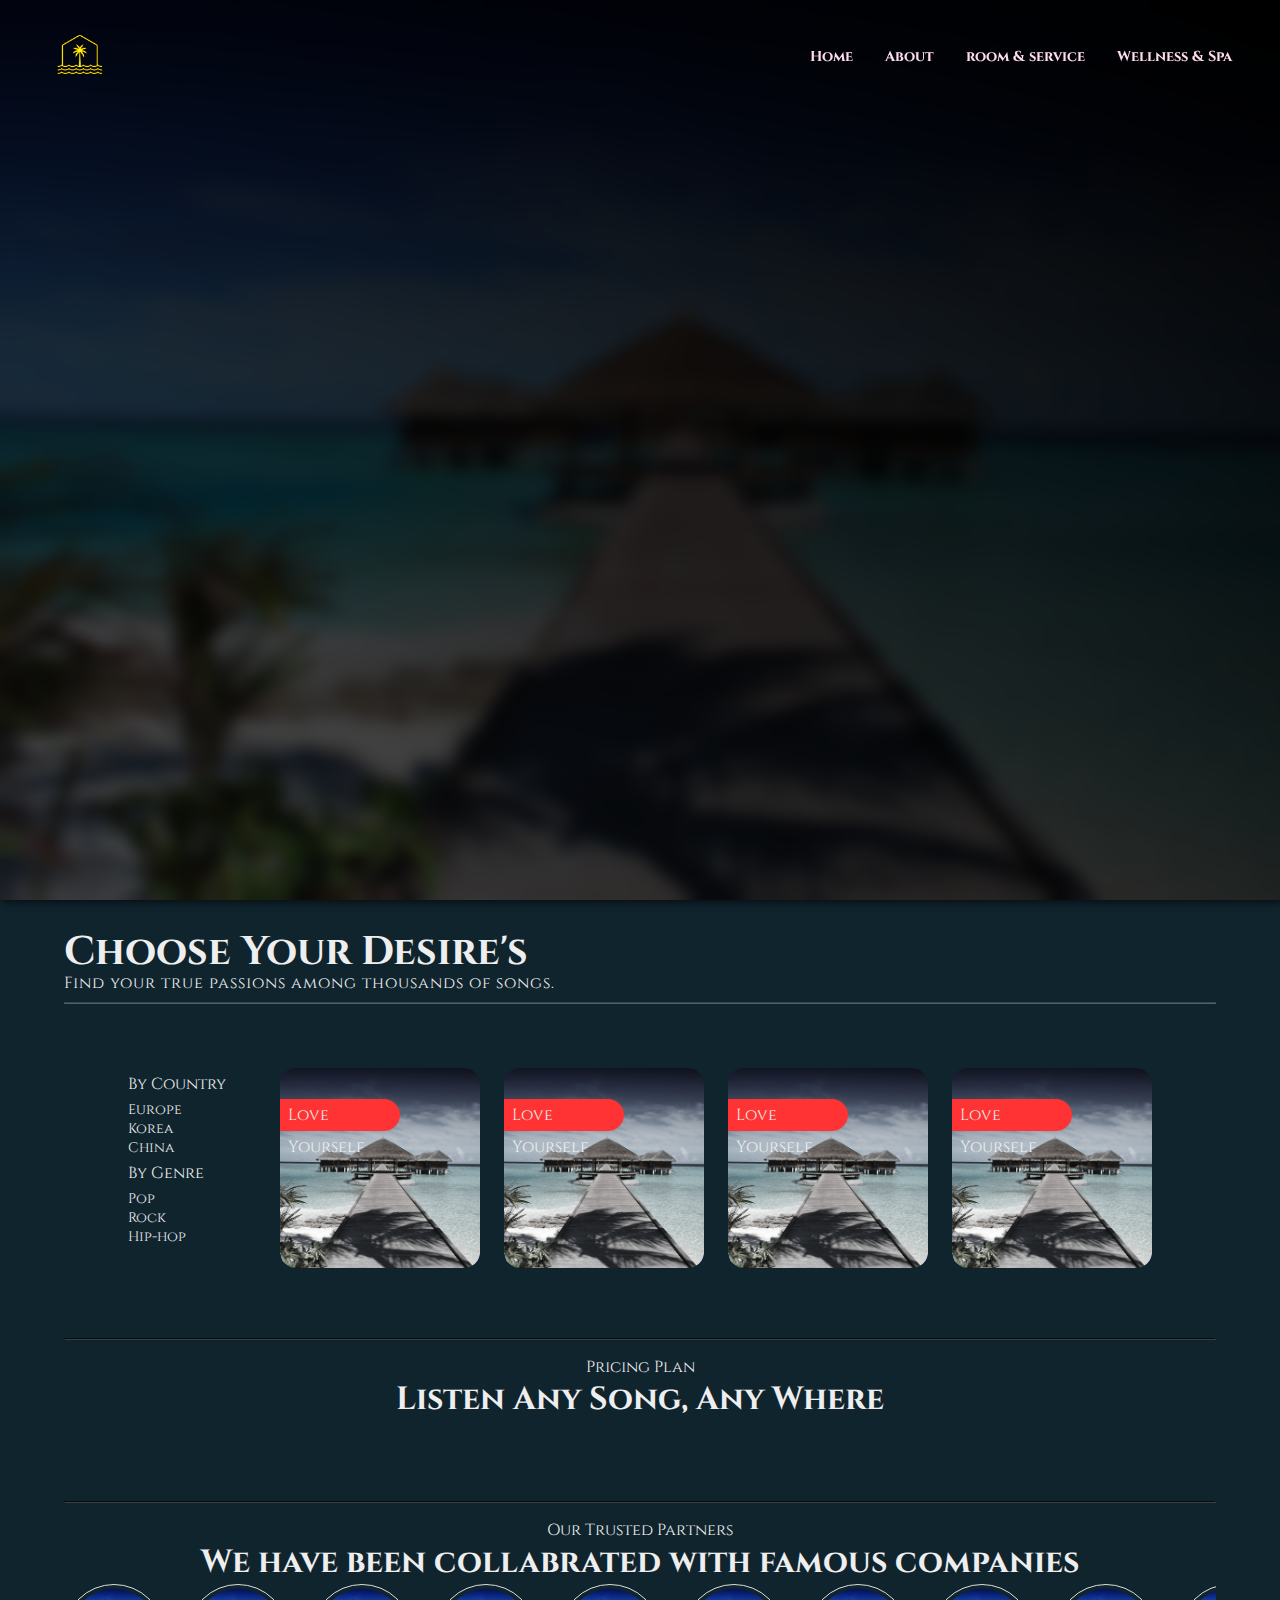
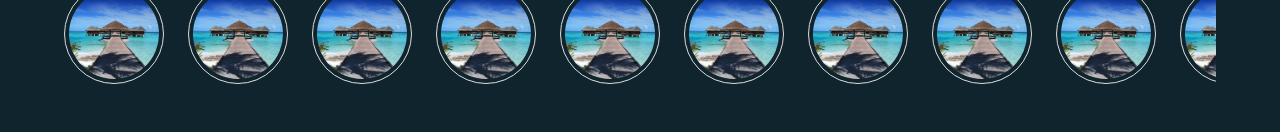
<file: services.html>
<!DOCTYPE html>
<html lang="en">

<head>
    <meta charset="UTF-8">
    <meta name="viewport" content="width=device-width, initial-scale=1.0">
    <title>Some App</title>
    <link rel="stylesheet" href="css/main.css">
    <link rel="stylesheet" href="css/style.css">
    <!-- <script src="app.js" defer></script> -->

</head>

<body>


    <!-- ^Navbar  -->
    <div class="navbar">
        <img src="images/logo.png" alt="">
        <svg xmlns="http://www.w3.org/2000/svg" fill="none" viewBox="0 0 24 24" stroke-width="1.5" stroke="currentColor"
            class="nav-open" onclick="toggleNav()">
            <path stroke-linecap="round" stroke-linejoin="round" d="M3.75 6.75h16.5M3.75 12h16.5m-16.5 5.25h16.5" />
        </svg>

        <nav class="nav-toggle">
            <svg xmlns="http://www.w3.org/2000/svg" fill="none" viewBox="0 0 24 24" stroke-width="1.5"
                stroke="currentColor" class="nav-close" onclick="toggleNav()">
                <path stroke-linecap="round" stroke-linejoin="round" d="M6 18L18 6M6 6l12 12" />
            </svg>

            <ul>
                <li><a class="home" href="index.html">Home</a></li>
                <li><a class="about" href="about.html">About</a></li>
                <li><a class="room & service" href="rooms.html">room & service</a></li>
                <li><a class="wellness & spa" href="wellness.html">Wellness & Spa</a></li>
            </ul>
        </nav>
        <div class="account">
            <!-- <p>Min Khant</p> -->
            <img src="images/hero.jpg" alt="">
        </div>
    </div>
    <!-- ^/Navbar  -->

    <!-- ^Hero Section  -->
    <section class="hero">
        <div class="blur">
            <div class="banner trigger auto-play">
                <img src="images/hero.jpg" alt="">
                <h4>Dancing with the beat</h4>
                <p>DJ Maxi</p>
                <div class="play-buttons">
                    <svg xmlns="http://www.w3.org/2000/svg" fill="none" viewBox="0 0 24 24" stroke-width="1.5"
                        stroke="currentColor" class="w-6 h-6">
                        <path stroke-linecap="round" stroke-linejoin="round"
                            d="M21 16.811c0 .864-.933 1.405-1.683.977l-7.108-4.062a1.125 1.125 0 010-1.953l7.108-4.062A1.125 1.125 0 0121 8.688v8.123zM11.25 16.811c0 .864-.933 1.405-1.683.977l-7.108-4.062a1.125 1.125 0 010-1.953L9.567 7.71a1.125 1.125 0 011.683.977v8.123z" />
                    </svg>

                    <svg xmlns="http://www.w3.org/2000/svg" fill="none" viewBox="0 0 24 24" stroke-width="1.5"
                        stroke="currentColor" class="w-6 h-6">
                        <path stroke-linecap="round" stroke-linejoin="round"
                            d="M5.25 5.653c0-.856.917-1.398 1.667-.986l11.54 6.348a1.125 1.125 0 010 1.971l-11.54 6.347a1.125 1.125 0 01-1.667-.985V5.653z" />
                    </svg>

                    <svg xmlns="http://www.w3.org/2000/svg" fill="none" viewBox="0 0 24 24" stroke-width="1.5"
                        stroke="currentColor" class="w-6 h-6">
                        <path stroke-linecap="round" stroke-linejoin="round"
                            d="M3 8.688c0-.864.933-1.405 1.683-.977l7.108 4.062a1.125 1.125 0 010 1.953l-7.108 4.062A1.125 1.125 0 013 16.81V8.688zM12.75 8.688c0-.864.933-1.405 1.683-.977l7.108 4.062a1.125 1.125 0 010 1.953l-7.108 4.062a1.125 1.125 0 01-1.683-.977V8.688z" />
                    </svg>


                </div>
                <div class="play-area">
                    <p>0:32</p>
                    <div class="duration-bar">
                        <div class="current-bar"></div>
                        <div class="current-circle"></div>
                    </div>
                    <p>3:28</p>

                </div>
            </div>
            <div class="textbox">
                <h1 class="trigger auto-play two">Play Every <br>Beat of Heaven</h1>
                <p class="slogan trigger auto-play three">Selected music from various genres, artists and composers.<br>
                    Play now,
                    completely
                    free and convenient.</p>
                <div class="playlist trigger auto-play four">
                    <p class="header">Choose Playlist</p>
                    <div class="song-tracks">
                        <div class="song-track trigger auto-play five">
                            <img src="images/hero.jpg" alt="">
                            <p>Weekly Top 50</p>
                        </div>
                        <div class="song-track trigger auto-play six">
                            <img src="images/hero.jpg" alt="">
                            <p>Weekly Top 50</p>
                        </div>
                        <div class="song-track trigger auto-play seven">
                            <img src="images/hero.jpg" alt="">
                            <p>Weekly Top 50</p>
                        </div>
                    </div>

                </div>

            </div>
        </div>
    </section>
    <!-- ^/Hero Section  -->

    <div class="container">

        <!-- ^Category Section  -->
        <section class="category">
            <h1>Choose Your Desire's</h1>
            <p>Find your true passions among thousands of songs.</p>
            <hr>
            <div class="category-box">
                <div class="options">
                    <p class="topic">By Country</p>
                    <p>Europe</p>
                    <p>Korea</p>
                    <p>China</p>
                    <p class="topic">By Genre</p>
                    <p>Pop</p>
                    <p>Rock</p>
                    <p>Hip-hop</p>
                </div>
                <div class="showbox">
                    <div>
                        <p class="song-name">Love Yourself</p>
                        <img src="images/hero.jpg" alt="">
                        <!-- <div class="gradient"></div> -->
                        <div class="textbox">
                            <h3 class="singer-name">Justin Bieber</h3>
                            <p>Pop - 2017</p>
                        </div>
                    </div>
                    <div>
                        <p class="song-name">Love Yourself</p>
                        <img src="images/hero.jpg" alt="">
                        <!-- <div class="gradient"></div> -->
                        <div class="textbox">
                            <h3 class="singer-name">Justin Bieber</h3>
                            <p>Pop - 2017</p>
                        </div>
                    </div>
                    <div>
                        <p class="song-name">Love Yourself</p>
                        <img src="images/hero.jpg" alt="">
                        <!-- <div class="gradient"></div> -->
                        <div class="textbox">
                            <h3 class="singer-name">Justin Bieber</h3>
                            <p>Pop - 2017</p>
                        </div>
                    </div>
                    <div>
                        <p class="song-name">Love Yourself</p>
                        <img src="images/hero.jpg" alt="">
                        <!-- <div class="gradient"></div> -->
                        <div class="textbox">
                            <h3 class="singer-name">Justin Bieber</h3>
                            <p>Pop - 2017</p>
                        </div>
                    </div>

                </div>
            </div>
        </section>

        <!-- ^/Category Section  -->
        <hr>
        <!--^ Package Section  -->
        <section class="package">
            <p>Pricing Plan</p>
            <h1>Listen Any Song, Any Where</h1>
            <div class="package-showbox">
                <!-- !Javascript -->
            </div>
        </section>

        <!--^ /Package Section  -->
        <hr>
        <!--^ Partner Section  -->
        <section class="partner">
            <p>Our Trusted Partners</p>
            <h1>We have been collabrated with famous companies</h1>
            <div class="partner-showbox">
                <div class="slider">

                    <div class="partner-circle">
                        <img src="images/hero.jpg" alt="">
                    </div>
                    <div class="partner-circle">
                        <img src="images/hero.jpg" alt="">
                    </div>
                    <div class="partner-circle">
                        <img src="images/hero.jpg" alt="">
                    </div>
                    <div class="partner-circle">
                        <img src="images/hero.jpg" alt="">
                    </div>
                    <div class="partner-circle">
                        <img src="images/hero.jpg" alt="">
                    </div>
                    <div class="partner-circle">
                        <img src="images/hero.jpg" alt="">
                    </div>
                    <div class="partner-circle">
                        <img src="images/hero.jpg" alt="">
                    </div>
                    <div class="partner-circle">
                        <img src="images/hero.jpg" alt="">
                    </div>
                    <div class="partner-circle">
                        <img src="images/hero.jpg" alt="">
                    </div>
                    <div class="partner-circle">
                        <img src="images/hero.jpg" alt="">
                    </div>
                    <div class="partner-circle">
                        <img src="images/hero.jpg" alt="">
                    </div>
                    <div class="partner-circle">
                        <img src="images/hero.jpg" alt="">
                    </div>
                    <div class="partner-circle">
                        <img src="images/hero.jpg" alt="">
                    </div>
                </div>
            </div>
        </section>

        <!--^/ Partner Section  -->
    </div>
</body>

</html>
</file>
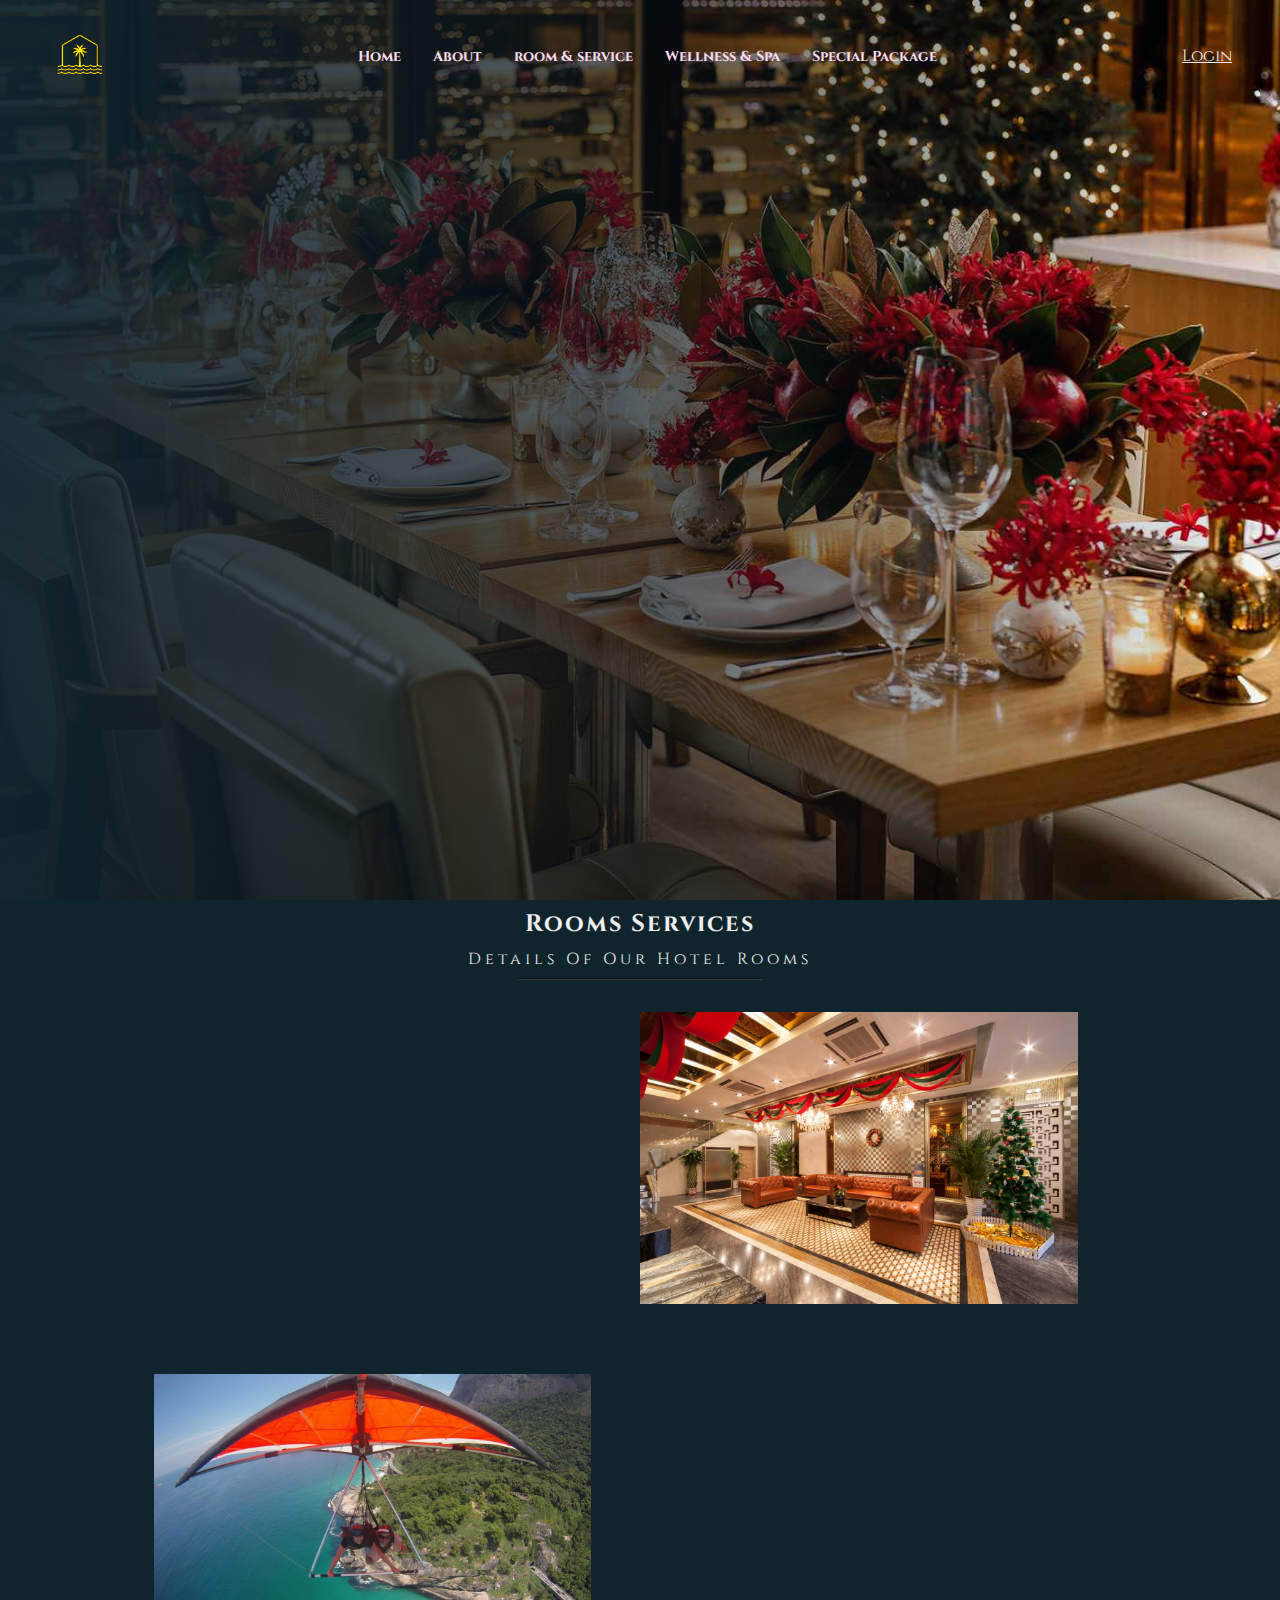
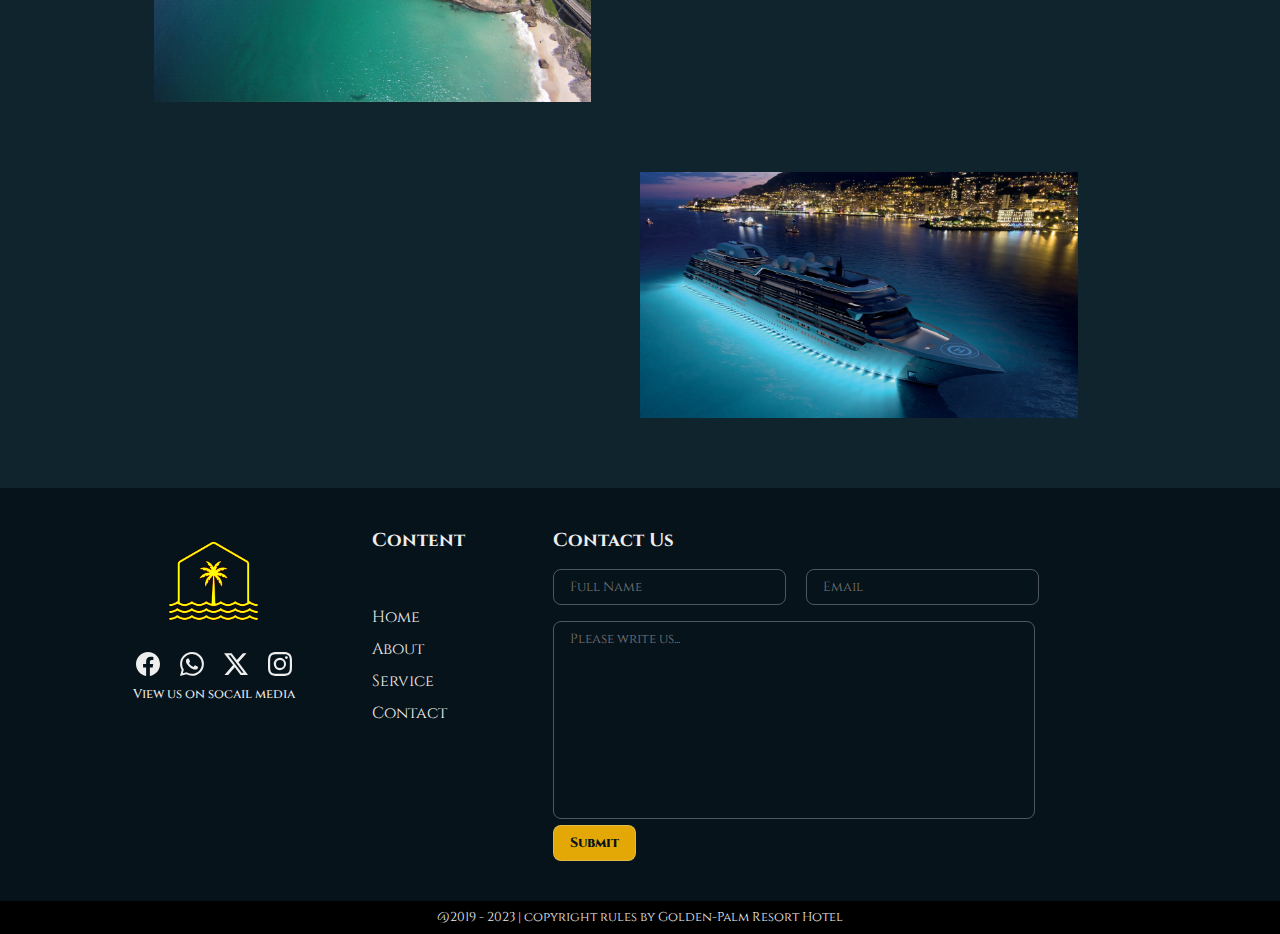
<file: special.html>
<!DOCTYPE html>
<html lang="en">

<head>
    <meta charset="UTF-8">
    <meta name="viewport" content="width=device-width, initial-scale=1.0">
    <title>Document</title>
    <link rel="stylesheet" href="css/main.css">
    <link rel="stylesheet" href="css/special.css">
    <script src="app.js" defer></script>
</head>

<body>
    <!-- ^Navbar  -->
    <div class="navbar">
        <img src="images/logo.png" alt="">
        <svg xmlns="http://www.w3.org/2000/svg" fill="none" viewBox="0 0 24 24" stroke-width="1.5" stroke="currentColor"
            class="nav-open" onclick="toggleNav()">
            <path stroke-linecap="round" stroke-linejoin="round" d="M3.75 6.75h16.5M3.75 12h16.5m-16.5 5.25h16.5" />
        </svg>

        <nav class="nav-toggle">
            <svg xmlns="http://www.w3.org/2000/svg" fill="none" viewBox="0 0 24 24" stroke-width="1.5"
                stroke="currentColor" class="nav-close" onclick="toggleNav()">
                <path stroke-linecap="round" stroke-linejoin="round" d="M6 18L18 6M6 6l12 12" />
            </svg>

            <ul>
                <li><a class="home" href="index.html">Home</a></li>
                <li><a class="about" href="about.html">About</a></li>
                <li><a class="room & service" href="rooms.html">room & service</a></li>
                <li><a class="wellness & spa" href="wellness.html">Wellness & Spa</a></li>
                <li><a href="special.html">Special Package</a></li>
            </ul>
        </nav>
        <div class="account">
            <p></p>
        </div>
        <div class="login-acc">
            <a href="login.html">Login</a>
        </div>
    </div>
    <!-- ^/Navbar  -->

    <!-- ^Hero Section  -->
    <section class="hero">
        <div class="textbox">
            <h5 class="trigger auto-play">Bienestar y Spa</h5>
            <h1 class="trigger auto-play one">Special Package for you</h1>
            <p class="trigger auto-play two">Lorem, ipsum dolor sit amet consectetur adipisicing elit. Numquam, qui!
                Doloremque incidunt exercitationem numquam ullam perferendis, voluptas commodi cupiditate saepe.</p>
            <button class="trigger auto-play three">See More</button>
        </div>
    </section>
    <!-- ^/Hero Section  -->

    <section class="wellness">
        <div class="header">
            <h2>Rooms Services</h2>
            <p>details of our hotel rooms</p>
            <hr>
        </div>

        <div class="wellness-box">
            <div class="spa">
                <div class="textbox">
                    <h5 class="trigger">Playa de la Belleza</h5>
                    <h1 class="trigger">X-mas family package</h1>
                    <p class="trigger">Lorem ipsum dolor sit amet consectetur adipisicing elit. Sapiente pariatur
                        ratione asperiores accusantium natus numquam inventore id quibusdam molestiae fugit?</p>
                    <button class="trigger">See More</button>
                </div>
                <div class="imgbox">
                    <img src="images/christmasRoom.jpg" alt="">
                </div>
            </div>
            <div class="spa">
                <div class="textbox">
                    <h5 class="trigger">Playa de la Belleza</h5>
                    <h1 class="trigger">Gliding at the sea package</h1>
                    <p class="trigger">Lorem ipsum dolor sit amet consectetur adipisicing elit. Sapiente pariatur
                        ratione asperiores accusantium natus numquam inventore id quibusdam molestiae fugit?</p>
                    <button class="trigger">See More</button>
                </div>
                <div class="imgbox">
                    <img src="images/gliderpackage.jpg" alt="">
                </div>
            </div>
            <div class="spa">
                <div class="textbox">
                    <h5 class="trigger">Playa de la Belleza</h5>
                    <h1 class="trigger">Lux-high package</h1>
                    <p class="trigger">Lorem ipsum dolor sit amet consectetur adipisicing elit. Sapiente pariatur
                        ratione asperiores accusantium natus numquam inventore id quibusdam molestiae fugit?</p>
                    <button class="trigger">See More</button>
                </div>
                <div class="imgbox">
                    <img src="images/yatchpackage.webp" alt="">
                </div>
            </div>
        </div>
    </section>



    <section class="footer">
        <div class="logo">
            <img src="images/logo.png" alt="">
            <div class="social-apps">
                <svg xmlns="http://www.w3.org/2000/svg" width="16" height="16" fill="currentColor"
                    class="bi bi-facebook" viewBox="0 0 16 16">
                    <path
                        d="M16 8.049c0-4.446-3.582-8.05-8-8.05C3.58 0-.002 3.603-.002 8.05c0 4.017 2.926 7.347 6.75 7.951v-5.625h-2.03V8.05H6.75V6.275c0-2.017 1.195-3.131 3.022-3.131.876 0 1.791.157 1.791.157v1.98h-1.009c-.993 0-1.303.621-1.303 1.258v1.51h2.218l-.354 2.326H9.25V16c3.824-.604 6.75-3.934 6.75-7.951z" />
                </svg>
                <svg xmlns="http://www.w3.org/2000/svg" width="16" height="16" fill="currentColor"
                    class="bi bi-whatsapp" viewBox="0 0 16 16">
                    <path
                        d="M13.601 2.326A7.854 7.854 0 0 0 7.994 0C3.627 0 .068 3.558.064 7.926c0 1.399.366 2.76 1.057 3.965L0 16l4.204-1.102a7.933 7.933 0 0 0 3.79.965h.004c4.368 0 7.926-3.558 7.93-7.93A7.898 7.898 0 0 0 13.6 2.326zM7.994 14.521a6.573 6.573 0 0 1-3.356-.92l-.24-.144-2.494.654.666-2.433-.156-.251a6.56 6.56 0 0 1-1.007-3.505c0-3.626 2.957-6.584 6.591-6.584a6.56 6.56 0 0 1 4.66 1.931 6.557 6.557 0 0 1 1.928 4.66c-.004 3.639-2.961 6.592-6.592 6.592zm3.615-4.934c-.197-.099-1.17-.578-1.353-.646-.182-.065-.315-.099-.445.099-.133.197-.513.646-.627.775-.114.133-.232.148-.43.05-.197-.1-.836-.308-1.592-.985-.59-.525-.985-1.175-1.103-1.372-.114-.198-.011-.304.088-.403.087-.088.197-.232.296-.346.1-.114.133-.198.198-.33.065-.134.034-.248-.015-.347-.05-.099-.445-1.076-.612-1.47-.16-.389-.323-.335-.445-.34-.114-.007-.247-.007-.38-.007a.729.729 0 0 0-.529.247c-.182.198-.691.677-.691 1.654 0 .977.71 1.916.81 2.049.098.133 1.394 2.132 3.383 2.992.47.205.84.326 1.129.418.475.152.904.129 1.246.08.38-.058 1.171-.48 1.338-.943.164-.464.164-.86.114-.943-.049-.084-.182-.133-.38-.232z" />
                </svg>
                <svg xmlns="http://www.w3.org/2000/svg" width="16" height="16" fill="currentColor"
                    class="bi bi-twitter-x" viewBox="0 0 16 16">
                    <path
                        d="M12.6.75h2.454l-5.36 6.142L16 15.25h-4.937l-3.867-5.07-4.425 5.07H.316l5.733-6.57L0 .75h5.063l3.495 4.633L12.601.75Zm-.86 13.028h1.36L4.323 2.145H2.865l8.875 11.633Z" />
                </svg>
                <svg xmlns="http://www.w3.org/2000/svg" width="16" height="16" fill="currentColor"
                    class="bi bi-instagram" viewBox="0 0 16 16">
                    <path
                        d="M8 0C5.829 0 5.556.01 4.703.048 3.85.088 3.269.222 2.76.42a3.917 3.917 0 0 0-1.417.923A3.927 3.927 0 0 0 .42 2.76C.222 3.268.087 3.85.048 4.7.01 5.555 0 5.827 0 8.001c0 2.172.01 2.444.048 3.297.04.852.174 1.433.372 1.942.205.526.478.972.923 1.417.444.445.89.719 1.416.923.51.198 1.09.333 1.942.372C5.555 15.99 5.827 16 8 16s2.444-.01 3.298-.048c.851-.04 1.434-.174 1.943-.372a3.916 3.916 0 0 0 1.416-.923c.445-.445.718-.891.923-1.417.197-.509.332-1.09.372-1.942C15.99 10.445 16 10.173 16 8s-.01-2.445-.048-3.299c-.04-.851-.175-1.433-.372-1.941a3.926 3.926 0 0 0-.923-1.417A3.911 3.911 0 0 0 13.24.42c-.51-.198-1.092-.333-1.943-.372C10.443.01 10.172 0 7.998 0h.003zm-.717 1.442h.718c2.136 0 2.389.007 3.232.046.78.035 1.204.166 1.486.275.373.145.64.319.92.599.28.28.453.546.598.92.11.281.24.705.275 1.485.039.843.047 1.096.047 3.231s-.008 2.389-.047 3.232c-.035.78-.166 1.203-.275 1.485a2.47 2.47 0 0 1-.599.919c-.28.28-.546.453-.92.598-.28.11-.704.24-1.485.276-.843.038-1.096.047-3.232.047s-2.39-.009-3.233-.047c-.78-.036-1.203-.166-1.485-.276a2.478 2.478 0 0 1-.92-.598 2.48 2.48 0 0 1-.6-.92c-.109-.281-.24-.705-.275-1.485-.038-.843-.046-1.096-.046-3.233 0-2.136.008-2.388.046-3.231.036-.78.166-1.204.276-1.486.145-.373.319-.64.599-.92.28-.28.546-.453.92-.598.282-.11.705-.24 1.485-.276.738-.034 1.024-.044 2.515-.045v.002zm4.988 1.328a.96.96 0 1 0 0 1.92.96.96 0 0 0 0-1.92zm-4.27 1.122a4.109 4.109 0 1 0 0 8.217 4.109 4.109 0 0 0 0-8.217zm0 1.441a2.667 2.667 0 1 1 0 5.334 2.667 2.667 0 0 1 0-5.334z" />
                </svg>
            </div>
            <p>View us on socail media</p>
        </div>
        <div class="content">
            <h3>Content</h3>
            <p>Home</p>
            <p>About</p>
            <p>Service</p>
            <p>Contact</p>
        </div>
        <div class="contact-form">
            <h3>Contact Us</h3>
            <input type="text" name="name" id="name" placeholder="Full Name">
            <input type="email" id="email" placeholder="Email">
            <textarea name="text" id="textarea" cols="30" rows="10" placeholder="Please write us..."></textarea>
            <button type="submit">Submit</button>
        </div>
    </section>
    <section class="copyright">
        @2019 - 2023 | copyright rules by Golden-Palm Resort Hotel
    </section>

</body>

</html>
</file>
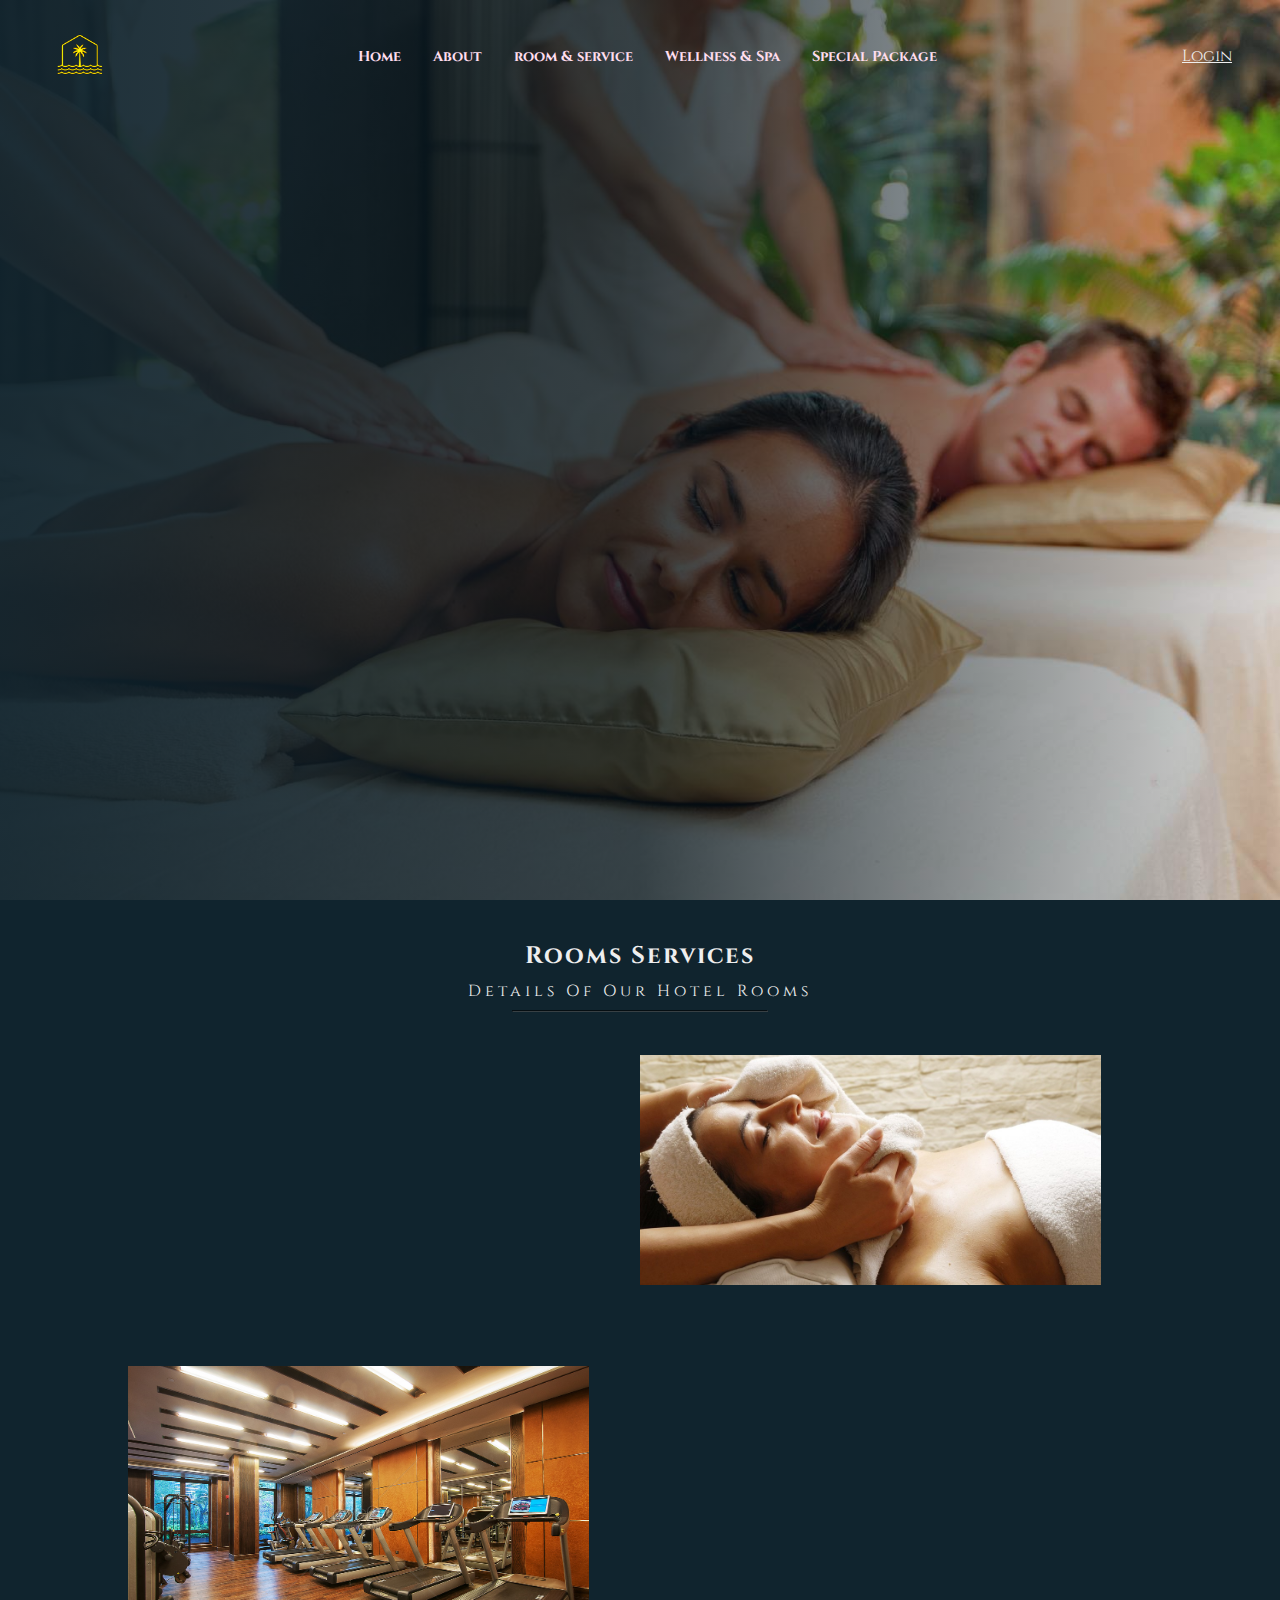
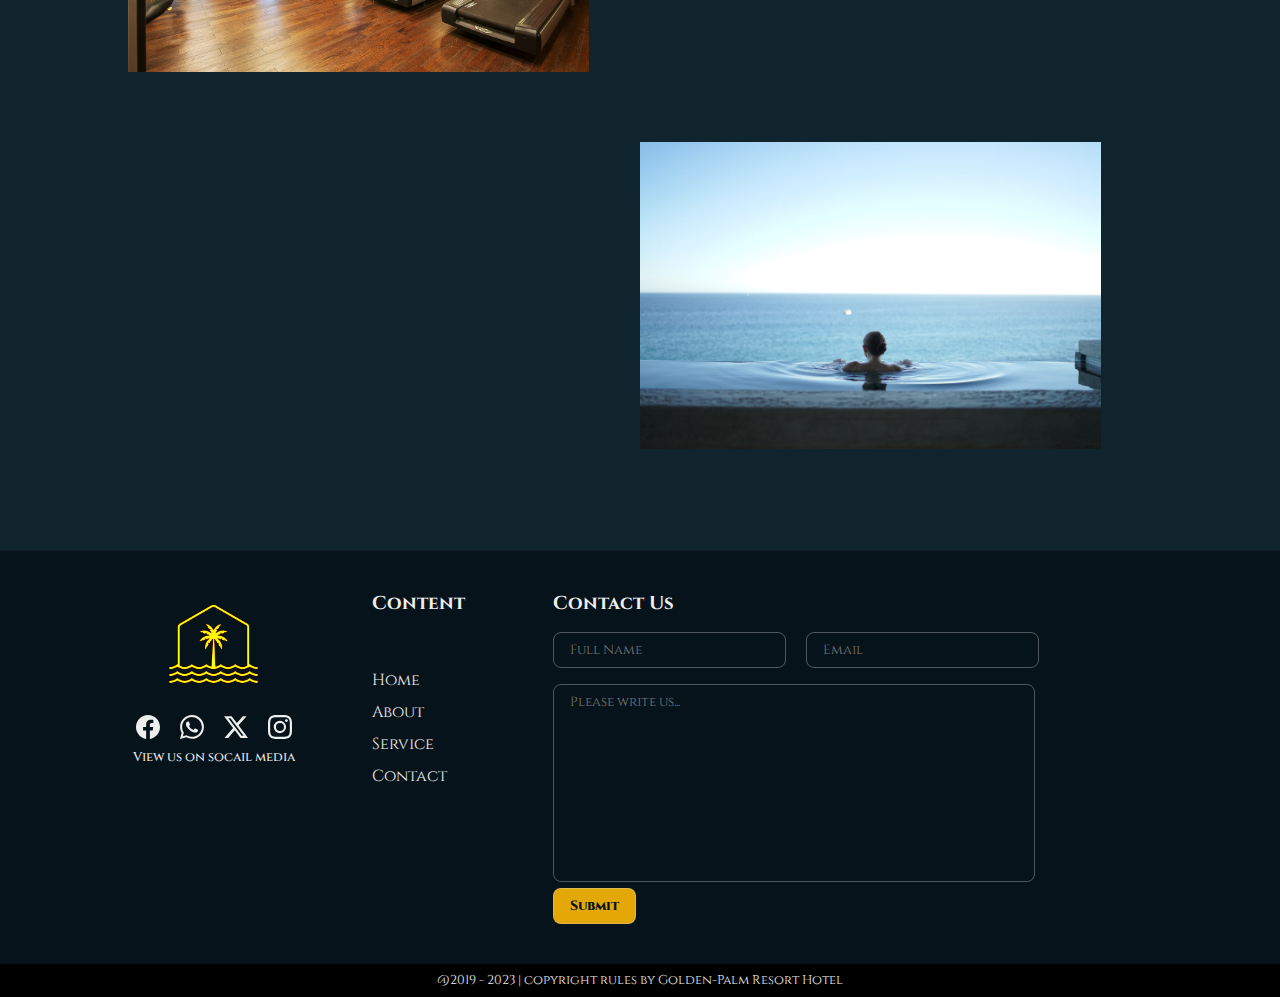
<file: wellness.html>
<!DOCTYPE html>
<html lang="en">

<head>
    <meta charset="UTF-8">
    <meta name="viewport" content="width=device-width, initial-scale=1.0">
    <title>Document</title>
    <link rel="stylesheet" href="css/main.css">
    <link rel="stylesheet" href="css/wellness.css">
    <script src="app.js" defer></script>
</head>

<body>
    <!-- ^Navbar  -->
    <div class="navbar">
        <img src="images/logo.png" alt="">
        <svg xmlns="http://www.w3.org/2000/svg" fill="none" viewBox="0 0 24 24" stroke-width="1.5" stroke="currentColor"
            class="nav-open" onclick="toggleNav()">
            <path stroke-linecap="round" stroke-linejoin="round" d="M3.75 6.75h16.5M3.75 12h16.5m-16.5 5.25h16.5" />
        </svg>

        <nav class="nav-toggle">
            <svg xmlns="http://www.w3.org/2000/svg" fill="none" viewBox="0 0 24 24" stroke-width="1.5"
                stroke="currentColor" class="nav-close" onclick="toggleNav()">
                <path stroke-linecap="round" stroke-linejoin="round" d="M6 18L18 6M6 6l12 12" />
            </svg>

            <ul>
                <li><a class="home" href="index.html">Home</a></li>
                <li><a class="about" href="about.html">About</a></li>
                <li><a class="room & service" href="rooms.html">room & service</a></li>
                <li><a class="wellness & spa" href="wellness.html">Wellness & Spa</a></li>
                <li><a href="special.html">Special Package</a></li>
            </ul>
        </nav>
            <div class="account">
                <p></p>
            </div>
            <div class="login-acc">
                <a href="login.html">Login</a>
            </div>
    </div>
    <!-- ^/Navbar  -->

    <!-- ^Hero Section  -->
    <section class="hero">
        <div class="textbox">
            <h5 class="trigger auto-play">Bienestar y Spa</h5>
            <h1 class="trigger auto-play one">Wellness & Spa for your stay</h1>
            <p class="trigger auto-play two">Lorem, ipsum dolor sit amet consectetur adipisicing elit. Doloribus rerum
                quibusdam
                ad assumenda, eveniet perferendis recusandae saepe, ducimus, distinctio reiciendis numquam quaerat.
                Officia, ad obcaecati asperiores quibusdam, aspernatur voluptate ipsam recusandae ullam delectus,
                quam atque fugit. Ut minus illum iusto.</p>
            <button class="trigger auto-play three">See More</button>
        </div>
    </section>
    <!-- ^/Hero Section  -->
    <section class="wellness">
        <div class="header">
            <h2>Rooms Services</h2>
            <p>details of our hotel rooms</p>
            <hr>
        </div>

        <div class="wellness-box">
            <div class="spa">
                <div class="textbox">
                    <h5 class="trigger">Playa de la Belleza</h5>
                    <h1 class="trigger">Special Discount for December </h1>
                    <p class="trigger">Lorem ipsum dolor sit amet consectetur adipisicing elit. Sapiente pariatur
                        ratione asperiores accusantium natus numquam inventore id quibusdam molestiae fugit?</p>
                    <button class="trigger">See More</button>
                </div>
                <div class="imgbox">
                    <img src="images/wellnessspa2.jpg" alt="">
                </div>
            </div>
            <div class="spa">
                <div class="textbox">
                    <h5 class="trigger">Playa de la Belleza</h5>
                    <h1 class="trigger">Special Discount for December </h1>
                    <p class="trigger">Lorem ipsum dolor sit amet consectetur adipisicing elit. Sapiente pariatur
                        ratione asperiores accusantium natus numquam inventore id quibusdam molestiae fugit?</p>
                    <button class="trigger">See More</button>
                </div>
                <div class="imgbox">
                    <img src="images/wellnessgym.jpg" alt="">
                </div>
            </div>
            <div class="spa">
                <div class="textbox">
                    <h5 class="trigger">Playa de la Belleza</h5>
                    <h1 class="trigger">Special Discount for December </h1>
                    <p class="trigger">Lorem ipsum dolor sit amet consectetur adipisicing elit. Sapiente pariatur
                        ratione asperiores accusantium natus numquam inventore id quibusdam molestiae fugit?</p>
                    <button class="trigger">See More</button>
                </div>
                <div class="imgbox">
                    <img src="images/wellnesspool.avif" alt="">
                </div>
            </div>
        </div>
    </section>


    <section class="footer">
        <div class="logo">
            <img src="images/logo.png" alt="">
            <div class="social-apps">
                <svg xmlns="http://www.w3.org/2000/svg" width="16" height="16" fill="currentColor"
                    class="bi bi-facebook" viewBox="0 0 16 16">
                    <path
                        d="M16 8.049c0-4.446-3.582-8.05-8-8.05C3.58 0-.002 3.603-.002 8.05c0 4.017 2.926 7.347 6.75 7.951v-5.625h-2.03V8.05H6.75V6.275c0-2.017 1.195-3.131 3.022-3.131.876 0 1.791.157 1.791.157v1.98h-1.009c-.993 0-1.303.621-1.303 1.258v1.51h2.218l-.354 2.326H9.25V16c3.824-.604 6.75-3.934 6.75-7.951z" />
                </svg>
                <svg xmlns="http://www.w3.org/2000/svg" width="16" height="16" fill="currentColor"
                    class="bi bi-whatsapp" viewBox="0 0 16 16">
                    <path
                        d="M13.601 2.326A7.854 7.854 0 0 0 7.994 0C3.627 0 .068 3.558.064 7.926c0 1.399.366 2.76 1.057 3.965L0 16l4.204-1.102a7.933 7.933 0 0 0 3.79.965h.004c4.368 0 7.926-3.558 7.93-7.93A7.898 7.898 0 0 0 13.6 2.326zM7.994 14.521a6.573 6.573 0 0 1-3.356-.92l-.24-.144-2.494.654.666-2.433-.156-.251a6.56 6.56 0 0 1-1.007-3.505c0-3.626 2.957-6.584 6.591-6.584a6.56 6.56 0 0 1 4.66 1.931 6.557 6.557 0 0 1 1.928 4.66c-.004 3.639-2.961 6.592-6.592 6.592zm3.615-4.934c-.197-.099-1.17-.578-1.353-.646-.182-.065-.315-.099-.445.099-.133.197-.513.646-.627.775-.114.133-.232.148-.43.05-.197-.1-.836-.308-1.592-.985-.59-.525-.985-1.175-1.103-1.372-.114-.198-.011-.304.088-.403.087-.088.197-.232.296-.346.1-.114.133-.198.198-.33.065-.134.034-.248-.015-.347-.05-.099-.445-1.076-.612-1.47-.16-.389-.323-.335-.445-.34-.114-.007-.247-.007-.38-.007a.729.729 0 0 0-.529.247c-.182.198-.691.677-.691 1.654 0 .977.71 1.916.81 2.049.098.133 1.394 2.132 3.383 2.992.47.205.84.326 1.129.418.475.152.904.129 1.246.08.38-.058 1.171-.48 1.338-.943.164-.464.164-.86.114-.943-.049-.084-.182-.133-.38-.232z" />
                </svg>
                <svg xmlns="http://www.w3.org/2000/svg" width="16" height="16" fill="currentColor"
                    class="bi bi-twitter-x" viewBox="0 0 16 16">
                    <path
                        d="M12.6.75h2.454l-5.36 6.142L16 15.25h-4.937l-3.867-5.07-4.425 5.07H.316l5.733-6.57L0 .75h5.063l3.495 4.633L12.601.75Zm-.86 13.028h1.36L4.323 2.145H2.865l8.875 11.633Z" />
                </svg>
                <svg xmlns="http://www.w3.org/2000/svg" width="16" height="16" fill="currentColor"
                    class="bi bi-instagram" viewBox="0 0 16 16">
                    <path
                        d="M8 0C5.829 0 5.556.01 4.703.048 3.85.088 3.269.222 2.76.42a3.917 3.917 0 0 0-1.417.923A3.927 3.927 0 0 0 .42 2.76C.222 3.268.087 3.85.048 4.7.01 5.555 0 5.827 0 8.001c0 2.172.01 2.444.048 3.297.04.852.174 1.433.372 1.942.205.526.478.972.923 1.417.444.445.89.719 1.416.923.51.198 1.09.333 1.942.372C5.555 15.99 5.827 16 8 16s2.444-.01 3.298-.048c.851-.04 1.434-.174 1.943-.372a3.916 3.916 0 0 0 1.416-.923c.445-.445.718-.891.923-1.417.197-.509.332-1.09.372-1.942C15.99 10.445 16 10.173 16 8s-.01-2.445-.048-3.299c-.04-.851-.175-1.433-.372-1.941a3.926 3.926 0 0 0-.923-1.417A3.911 3.911 0 0 0 13.24.42c-.51-.198-1.092-.333-1.943-.372C10.443.01 10.172 0 7.998 0h.003zm-.717 1.442h.718c2.136 0 2.389.007 3.232.046.78.035 1.204.166 1.486.275.373.145.64.319.92.599.28.28.453.546.598.92.11.281.24.705.275 1.485.039.843.047 1.096.047 3.231s-.008 2.389-.047 3.232c-.035.78-.166 1.203-.275 1.485a2.47 2.47 0 0 1-.599.919c-.28.28-.546.453-.92.598-.28.11-.704.24-1.485.276-.843.038-1.096.047-3.232.047s-2.39-.009-3.233-.047c-.78-.036-1.203-.166-1.485-.276a2.478 2.478 0 0 1-.92-.598 2.48 2.48 0 0 1-.6-.92c-.109-.281-.24-.705-.275-1.485-.038-.843-.046-1.096-.046-3.233 0-2.136.008-2.388.046-3.231.036-.78.166-1.204.276-1.486.145-.373.319-.64.599-.92.28-.28.546-.453.92-.598.282-.11.705-.24 1.485-.276.738-.034 1.024-.044 2.515-.045v.002zm4.988 1.328a.96.96 0 1 0 0 1.92.96.96 0 0 0 0-1.92zm-4.27 1.122a4.109 4.109 0 1 0 0 8.217 4.109 4.109 0 0 0 0-8.217zm0 1.441a2.667 2.667 0 1 1 0 5.334 2.667 2.667 0 0 1 0-5.334z" />
                </svg>
            </div>
            <p>View us on socail media</p>
        </div>
        <div class="content">
            <h3>Content</h3>
            <p>Home</p>
            <p>About</p>
            <p>Service</p>
            <p>Contact</p>
        </div>
        <div class="contact-form">
            <h3>Contact Us</h3>
            <input type="text" name="name" id="name" placeholder="Full Name">
            <input type="email" id="email" placeholder="Email">
            <textarea name="text" id="textarea" cols="30" rows="10" placeholder="Please write us..."></textarea>
            <button type="submit">Submit</button>
        </div>
    </section>
    <section class="copyright">
        @2019 - 2023 | copyright rules by Golden-Palm Resort Hotel
    </section>
</body>

</html>
</file>
<file: css/main.css>
@import url("https://fonts.googleapis.com/css2?family=Cinzel:wght@400;500;600;700;800;900&family=Marcellus&display=swap");
* {
  color: #eee;
  padding: 0;
  margin: 0;
  box-sizing: border-box;
  font-family: "Cinzel", serif;
  scroll-behavior: smooth;
  scroll-padding-top: 128px;
}

:root {
  --acent-color: #cca17e;
  --main-color: #10242e;
  --secondary-color: #06131a;
}

svg {
  width: 32px;
  height: 32px;
}

body {
  background: var(--main-color);
}

a,
button {
  cursor: pointer;
  transition: all 300ms;
}

.header {
  text-align: center;
  margin-bottom: 32px;
}
.header h2 {
  letter-spacing: 2px;
  line-height: 2;
}
.header p {
  letter-spacing: 4px;
  font-weight: 100;
  text-transform: capitalize;
}
.header hr {
  width: 20%;
  margin: 8px auto;
}

.trigger {
  transition: all 700ms;
  transform: translateY(32px);
  opacity: 0;
}

.auto-play {
  animation: fade-up 700ms 300ms forwards;
}
.auto-play.two {
  animation-delay: 400ms;
}
.auto-play.three {
  animation-delay: 600ms;
}
.auto-play.four {
  animation-delay: 800ms;
}
.auto-play.five {
  animation-delay: 1000ms;
}
.auto-play.six {
  animation-delay: 1100ms;
}
.auto-play.seven {
  animation-delay: 1200ms;
}

hr {
  border-color: rgba(0, 0, 0, 0.6);
}

/* width */
::-webkit-scrollbar {
  width: 4px;
}

/* Track */
::-webkit-scrollbar-track {
  box-shadow: inset 0 0 5px grey;
  border-radius: 10px;
}

/* Handle */
::-webkit-scrollbar-thumb {
  background: red;
  border-radius: 10px;
}

/* Handle on hover */
::-webkit-scrollbar-thumb:hover {
  background: #b30000;
}

.container {
  padding: 0 64px;
}

.navbar {
  width: 100%;
  position: absolute;
  top: 0;
  display: flex;
  align-items: center;
  justify-content: space-between;
  padding: 24px 48px;
  z-index: 10;
}
.navbar img {
  width: 64px;
  height: 64px;
  transition: all 300ms;
}
.navbar .nav-open {
  display: none;
}
.navbar nav {
  transition: all 500ms;
}
.navbar nav .nav-close {
  display: none;
}
.navbar nav ul {
  display: flex;
  gap: 32px;
  transition: all 500ms;
}
.navbar nav ul li {
  list-style: none;
}
.navbar nav ul li a {
  color: #fde;
  font-size: 0.9rem;
  font-weight: 700;
  text-decoration: none;
  transition: all 100ms;
}
.navbar .account {
  display: none;
  align-items: center;
  justify-content: center;
  width: 48px;
  height: 48px;
  border-radius: 9999px;
  background-color: var(--secondary-color);
  gap: 8px;
  border: 1px solid var(--acent-color);
}
.navbar .account p {
  font-weight: 400;
  font-size: 1.5rem;
  font-family: Arial, Helvetica, sans-serif;
}
.navbar .login {
  border: 1px solid var(--secondary-color);
  background-color: var(--main-color);
  color: #ddd;
  padding: 8px 16px;
  border-radius: 8px;
}
.navbar .login:hover {
  background: var(--secondary-color);
}
.navbar .login a {
  text-decoration: none;
  font-family: Arial, Helvetica, sans-serif;
  font-size: 1.2rem;
  font-weight: 0;
}

.footer {
  background-color: var(--secondary-color);
  padding: 32px 128px;
  display: flex;
  align-items: flex-start;
  justify-content: space-between;
  gap: 64px;
}
.footer .logo {
  display: flex;
  flex-direction: column;
  align-items: center;
}
.footer .logo img {
  width: 128px;
  height: 128px;
  object-fit: cover;
}
.footer .logo .social-apps svg {
  width: 24px;
  margin: 0 8px;
}
.footer .logo p {
  font-size: 0.8rem;
  font-weight: 500;
}
.footer .content {
  padding: 8px;
}
.footer .content h3 {
  margin-bottom: 48px;
}
.footer .content p {
  line-height: 2;
}
.footer .contact-form {
  width: 50%;
  flex-grow: 1;
  padding: 8px 16px;
}
.footer .contact-form h3 {
  margin-bottom: 16px;
}
.footer .contact-form input,
.footer .contact-form textarea,
.footer .contact-form button {
  background: transparent;
  border: 1px solid rgba(221, 221, 221, 0.3333333333);
  padding: 8px 16px;
  border-radius: 8px;
}
.footer .contact-form button {
  background: rgb(227, 168, 6);
  color: var(--secondary-color);
  font-weight: 800;
  display: block;
}
.footer .contact-form #name,
.footer .contact-form #email {
  margin-right: 16px;
  width: 40%;
  margin-bottom: 16px;
}
.footer .contact-form #textarea {
  width: calc(80% + 16px);
  resize: none;
}

.copyright {
  background: #000;
  font-size: 0.8rem;
  padding: 8px;
  text-align: center;
}

@keyframes fade-up {
  to {
    transform: translateY(0);
    opacity: 1;
  }
}

/*# sourceMappingURL=main.css.map */
</file>
<file: css/home.css>
@charset "UTF-8";
section {
  padding: 32px 64px;
}

.hero {
  display: flex;
  align-items: center;
  justify-content: center;
  height: 100vh;
  background: linear-gradient(to bottom, rgba(0, 0, 0, 0.8666666667), rgba(0, 0, 0, 0.6)), url(../images/hero.jpg);
  background-size: cover;
  background-position: center;
}
.hero .textbox {
  width: 70%;
  text-align: center;
}
.hero .textbox h1 {
  font-size: 3rem;
  margin: 12px 0;
}
.hero .textbox p {
  width: 70%;
  font-size: 0.8rem;
  margin: 12px auto;
}
.hero .textbox button {
  padding: 12px 24px;
  background: transparent;
  border: 1px solid #eee;
  border-radius: 24px;
}
.hero .textbox button:hover {
  box-shadow: 0 0 8px #eee;
}

.about * {
  font-family: "Marcellus", serif;
  color: var(--acent-color);
}
.about .beach-box,
.about .glider-box {
  display: flex;
  justify-content: center;
  margin: 96px 0;
}
.about .beach-box .textbox,
.about .glider-box .textbox {
  width: 42%;
}
.about .beach-box .textbox h5,
.about .glider-box .textbox h5 {
  font-size: 1rem;
  font-weight: lighter;
  letter-spacing: 2px;
  padding-left: 8px;
}
.about .beach-box .textbox h1,
.about .glider-box .textbox h1 {
  font-size: 3rem;
  text-transform: capitalize;
  margin-bottom: 8px;
  line-height: 1.2;
}
.about .beach-box .textbox p,
.about .glider-box .textbox p {
  font-size: 0.9rem;
  line-height: 1.4;
}
.about .beach-box .textbox button,
.about .glider-box .textbox button {
  margin-top: 16px;
  padding: 8px 24px;
  background: transparent;
  color: #111;
  font-weight: bold;
  border: 1px solid rgba(170, 170, 170, 0.6666666667);
  background: var(--acent-color);
}
.about .beach-box .imgbox,
.about .glider-box .imgbox {
  position: relative;
  width: 40%;
}
.about .beach-box .imgbox img,
.about .glider-box .imgbox img {
  position: absolute;
  top: 30%;
  left: 50%;
  transform: translate(-50%, -50%);
  width: 200px;
  height: 148px;
  object-fit: cover;
}
.about .beach-box .imgbox .beach,
.about .glider-box .imgbox .beach {
  width: 148px;
  height: 200px;
  z-index: 3;
  transform: translate(-48%, -8%);
}
.about .beach-box .imgbox .sand,
.about .glider-box .imgbox .sand {
  transform: translate(0, 74%);
}
.about .beach-box .imgbox .hill,
.about .glider-box .imgbox .hill {
  transform: translate(0, -60%);
}
.about .glider-box .imgbox {
  width: 42%;
}
.about .glider-box .imgbox img {
  height: auto;
  top: 0%;
  left: 12%;
  transform: none;
  width: 50%;
  height: 200px;
}
.about .glider-box .imgbox .glider {
  transform: translate(0, 0);
}
.about .glider-box .imgbox .para {
  top: 40%;
  left: 32%;
}
.about .glider-box .textbox {
  width: 40%;
}
.about hr {
  width: 50%;
  margin: 16px auto;
  border-color: var(--acent-color);
}

.trust {
  padding: 32px 0;
  background: var(--secondary-color);
}
.trust * {
  font-family: "Marcellus", serif;
}
.trust .facts {
  margin-top: 48px;
  text-align: center;
}
.trust .facts li {
  font-size: 1.5rem;
  list-style: none;
  text-transform: capitalize;
  letter-spacing: 2px;
  margin-bottom: 48px;
}
.trust .facts li::before, .trust .facts li::after {
  content: " - ";
}

.reviews {
  height: 500px;
  position: relative;
}
.reviews * {
  font-family: "Marcellus", serif;
  color: var(--acent-color);
}
.reviews .review {
  position: absolute;
  width: 300px;
  padding: 16px 24px;
  border-radius: 16px;
  background-color: var(--secondary-color);
  border: 1px solid var(--secondary-color);
  transition: all 300ms;
}
.reviews .review .user {
  display: flex;
  align-items: center;
  gap: 16px;
}
.reviews .review .user img {
  border-radius: 9999px;
  width: 48px;
  height: 48px;
  padding: 8px;
  background: #111;
  border: 1px solid rgba(221, 221, 221, 0.2);
}
.reviews .review .user .user-info h4 {
  font-family: Arial, Helvetica, sans-serif;
  letter-spacing: 1px;
}
.reviews .review .user .user-info p {
  font-size: 0.8rem;
}
.reviews .review hr {
  margin: 8px 0;
  border-color: rgba(238, 238, 238, 0.2);
}
.reviews .review .comment p {
  font-size: 1.3rem;
  line-height: 2rem;
  text-align: center;
}
.reviews .review .comment p::before {
  font-size: 2rem;
  content: "“";
}
.reviews .review .comment p::after {
  font-size: 2rem;
  content: "”";
}
.reviews .review.one {
  top: 30%;
  left: 40%;
}
.reviews .review.two {
  top: 40%;
  left: 70%;
}
.reviews .review.three {
  top: 50%;
  left: 10%;
}
.reviews .review:hover {
  transform: translate(-5%, -5%);
  box-shadow: 16px 16px 16px rgba(0, 0, 0, 0.6666666667);
}

/*# sourceMappingURL=home.css.map */
</file>
<file: css/about.css>
@charset "UTF-8";
section {
  padding: 32px 64px;
}

.hero {
  display: flex;
  align-items: center;
  justify-content: center;
  height: 100vh;
  background: linear-gradient(to bottom, rgba(0, 0, 0, 0.8666666667), rgba(0, 0, 0, 0.6)), url(../images/hotel.jpg);
  background-size: cover;
  background-position: center;
  position: relative;
}
.hero .textbox {
  width: 70%;
  text-align: center;
}
.hero .textbox h1 {
  font-size: 3rem;
  margin: 12px 0;
}
.hero .textbox p {
  width: 70%;
  font-size: 0.8rem;
  margin: 12px auto;
}
.hero .textbox button {
  padding: 12px 24px;
  background: transparent;
  border: 1px solid #eee;
  border-radius: 24px;
}
.hero .textbox button:hover {
  box-shadow: 0 0 8px #eee;
}
.hero .indicator {
  position: absolute;
  bottom: 16px;
  display: flex;
  flex-direction: column;
  align-items: center;
}
.hero .indicator svg {
  width: 24px;
}

.history * {
  font-family: "Marcellus", serif;
  color: var(--acent-color);
}
.history .history-box {
  display: flex;
  align-items: center;
  justify-content: center;
  gap: 64px;
}
.history .history-box .textbox {
  width: 40%;
}
.history .history-box .textbox h5 {
  font-size: 1rem;
  font-weight: lighter;
  letter-spacing: 2px;
  padding-left: 8px;
}
.history .history-box .textbox h1 {
  font-size: 3rem;
  text-transform: capitalize;
  margin-bottom: 8px;
  line-height: 1.2;
}
.history .history-box .textbox p {
  font-size: 0.9rem;
  line-height: 1.4;
}
.history .history-box .textbox button {
  margin-top: 16px;
  padding: 8px 24px;
  background: transparent;
  color: #111;
  font-weight: bold;
  border: 1px solid rgba(170, 170, 170, 0.6666666667);
  background: var(--acent-color);
}
.history .history-box .imgbox {
  width: 50%;
}
.history .history-box .imgbox img {
  width: 100%;
}

.team {
  background: var(--secondary-color);
  padding-bottom: 96px;
}
.team .founders {
  margin-top: 96px;
  display: flex;
  align-items: center;
  justify-content: center;
  gap: 96px;
}
.team .founders .review {
  width: 300px;
  padding: 16px 24px;
  border-radius: 16px;
  background-color: var(--main-color);
  border: 1px solid var(--main-color);
  transition: all 300ms;
}
.team .founders .review:nth-of-type(2) {
  transform: scale(1.2);
}
.team .founders .review:nth-of-type(2):hover {
  transform: scale(1.3);
}
.team .founders .review:hover {
  transform: scale(1.1);
  box-shadow: 0 0 16px 8px rgba(0, 0, 0, 0.4);
}
.team .founders .review .user {
  display: flex;
  align-items: center;
  gap: 16px;
}
.team .founders .review .user img {
  border-radius: 9999px;
  width: 48px;
  height: 48px;
  padding: 8px;
  background: #111;
  border: 1px solid rgba(221, 221, 221, 0.2);
}
.team .founders .review .user .user-info h4 {
  font-family: Arial, Helvetica, sans-serif;
  letter-spacing: 1px;
}
.team .founders .review .user .user-info p {
  font-size: 0.8rem;
}
.team .founders .review hr {
  margin: 8px 0;
  border-color: rgba(238, 238, 238, 0.2);
}
.team .founders .review .comment p {
  font-size: 1.3rem;
  line-height: 2rem;
  text-align: center;
}
.team .founders .review .comment p::before {
  font-size: 2rem;
  content: "“";
}
.team .founders .review .comment p::after {
  font-size: 2rem;
  content: "”";
}

.terms .terms-box {
  height: 500px;
  display: flex;
  justify-content: center;
  gap: 32px;
}
.terms .terms-box .content {
  width: 30%;
  background: var(--secondary-color);
  padding: 16px 24px;
}
.terms .terms-box .content ol {
  display: flex;
  flex-direction: column;
  margin-left: 32px;
  gap: 20px;
}
.terms .terms-box .content ol li {
  font-size: 1.3rem;
  font-weight: 500;
  cursor: pointer;
}
.terms .terms-box .content ol li a {
  text-decoration: none;
}
.terms .terms-box .content ol li:hover {
  font-weight: 800;
}
.terms .terms-box .content ol li:hover a {
  text-decoration: underline;
}
.terms .terms-box .term-detail {
  width: 60%;
  height: 100%;
  padding-left: 32px;
  overflow: auto;
}
.terms .terms-box .term-detail ol {
  font-size: 1.5rem;
}
.terms .terms-box .term-detail ol li ul * {
  font-family: Arial, Helvetica, sans-serif;
}
.terms .terms-box .term-detail ol li ul li {
  font-size: 1.2rem;
  letter-spacing: 1px;
  line-height: 1.5;
  margin: 8px 0 16px 32px;
}
.terms .terms-box .term-detail ol li ul li:last-of-type {
  padding-bottom: 16px;
  border-bottom: 1px solid rgba(255, 255, 255, 0.3333333333);
  margin: 8px 0 32px 32px;
}

/*# sourceMappingURL=about.css.map */
</file>
<file: css/login.css>
@import url("https://fonts.googleapis.com/css?family=Poppins:400,500,600,700&display=swap");
* {
  margin: 0;
  padding: 0;
  box-sizing: border-box;
  font-family: "Poppins", sans-serif;
  color: var(--main-color);
}
html,
body {
  display: grid;
  height: 100%;
  width: 100%;
  place-items: center;
  background: -webkit-linear-gradient(left , var(--main-color), var(--secondary-color));
}
::selection {
  background: var(--secondary-color);
  color: #fff;
}
.wrapper {
  overflow: hidden;
  max-width: 390px;
  background: #fff;
  padding: 30px;
  border-radius: 15px;
  box-shadow: 0px 15px 20px rgba(0, 0, 0, 0.1);
}
.wrapper .title-text {
  display: flex;
  width: 200%;
}
.wrapper .title {
  width: 50%;
  font-size: 35px;
  font-weight: 600;
  text-align: center;
  transition: all 0.6s cubic-bezier(0.68, -0.55, 0.265, 1.55);
}
.wrapper .slide-controls {
  position: relative;
  display: flex;
  height: 50px;
  width: 100%;
  overflow: hidden;
  margin: 30px 0 10px 0;
  justify-content: space-between;
  border: 1px solid var(--main-color);
  border-radius: 15px;
}
.slide-controls .slide {
  height: 100%;
  width: 100%;
  color: #fff;
  font-size: 18px;
  font-weight: 500;
  text-align: center;
  line-height: 48px;
  cursor: pointer;
  z-index: 1;
  transition: all 0.6s ease;
}
.slide-controls label.signup {
  color: #000;
}
.slide-controls .slider-tab {
  position: absolute;
  height: 100%;
  width: 50%;
  left: 0;
  z-index: 0;
  border-radius: 15px;
  background: -webkit-linear-gradient(left, var(--main-color), var(--secondary-color));
  transition: all 0.6s cubic-bezier(0.68, -0.55, 0.265, 1.55);
}
input[type="radio"] {
  display: none;
}
#signup:checked ~ .slider-tab {
  left: 50%;
}
#signup:checked ~ label.signup {
  color: #fff;
  cursor: default;
  user-select: none;
}
#signup:checked ~ label.login {
  color: #000;
}
#login:checked ~ label.signup {
  color: #000;
}
#login:checked ~ label.login {
  cursor: default;
  user-select: none;
}
.wrapper .form-container {
  width: 100%;
  overflow: hidden;
}
.form-container .form-inner {
  display: flex;
  width: 200%;
}
.form-container .form-inner form {
  width: 50%;
  transition: all 0.6s cubic-bezier(0.68, -0.55, 0.265, 1.55);
}
.form-inner form .field {
  height: 50px;
  width: 100%;
  margin-top: 20px;
}
.form-inner form .field input {
  height: 100%;
  width: 100%;
  outline: none;
  padding-left: 15px;
  border-radius: 15px;
  border: 1px solid lightgrey;
  border-bottom-width: 2px;
  color: var(--main-color);
  font-size: 17px;
  transition: all 0.3s ease;
}
.form-inner form .field input:focus {
  border-color: var(--main-color);
  /* box-shadow: inset 0 0 3px #fb6aae; */
}
.form-inner form .field input::placeholder {
  color: #999;
  transition: all 0.3s ease;
}
form .field input:focus::placeholder {
  color: var(--main-color);
}
.form-inner form .pass-link {
  margin-top: 5px;
}
.form-inner form .signup-link {
  text-align: center;
  margin-top: 30px;
}
.form-inner form .pass-link a,
.form-inner form .signup-link a {
  color: var(--secondary-color);
  text-decoration: none;
}
.form-inner form .pass-link a:hover,
.form-inner form .signup-link a:hover {
  text-decoration: underline;
}
form .btn {
  height: 50px;
  width: 100%;
  border-radius: 15px;
  position: relative;
  overflow: hidden;
}
form .btn .btn-layer {
  height: 100%;
  width: 300%;
  position: absolute;
  left: -100%;
  background: -webkit-linear-gradient(
    right,
    var(--main-color),
    var(--secondary-color)
  );
  border-radius: 15px;
  transition: all 0.4s ease;
}
form .btn:hover .btn-layer {
  left: 0;
}
form .btn input[type="submit"] {
  height: 100%;
  width: 100%;
  z-index: 1;
  position: relative;
  background: none;
  border: none;
  color: #fff;
  padding-left: 0;
  border-radius: 15px;
  font-size: 20px;
  font-weight: 500;
  cursor: pointer;
}
</file>
<file: css/rooms.css>
section {
  padding: 32px 128px;
}

.hero {
  display: flex;
  height: 100vh;
  align-items: center;
  justify-content: flex-start;
  padding-top: 128px;
  background: linear-gradient(to right, rgba(16, 36, 46, 0.9490196078), rgba(5, 15, 21, 0.6666666667) 90%, rgba(6, 19, 26, 0)), url(../images/hotelroomshow.webp);
  background-size: cover;
}
.hero .textbox {
  width: 40%;
  margin-left: 128px;
}
.hero .textbox h5 {
  font-size: 1rem;
  font-weight: lighter;
  letter-spacing: 2px;
  padding-left: 8px;
}
.hero .textbox h1 {
  font-size: 3rem;
  text-transform: capitalize;
  margin-bottom: 8px;
  line-height: 1.2;
}
.hero .textbox p {
  font-size: 0.9rem;
  line-height: 1.4;
}
.hero .textbox button {
  margin-top: 16px;
  padding: 8px 24px;
  background: transparent;
  color: #111;
  font-weight: bold;
  border: 1px solid rgba(170, 170, 170, 0.6666666667);
  background: var(--acent-color);
}
.hero .imgbox {
  width: 40%;
  height: 100%;
}
.hero .imgbox img {
  width: 100%;
  height: 100%;
  object-fit: cover;
}

.rooms .discount-box {
  display: flex;
  flex-wrap: wrap;
  justify-content: center;
  margin: 96px 0;
  gap: 32px;
}
.rooms .discount-box .textbox {
  width: 42%;
}
.rooms .discount-box .textbox h5 {
  font-size: 1rem;
  font-weight: lighter;
  letter-spacing: 2px;
  padding-left: 8px;
}
.rooms .discount-box .textbox h1 {
  font-size: 3rem;
  text-transform: capitalize;
  margin-bottom: 8px;
  line-height: 1.2;
}
.rooms .discount-box .textbox p {
  font-size: 0.9rem;
  line-height: 1.4;
}
.rooms .discount-box .textbox button {
  margin-top: 16px;
  padding: 8px 24px;
  background: transparent;
  color: #111;
  font-weight: bold;
  border: 1px solid rgba(170, 170, 170, 0.6666666667);
  background: var(--acent-color);
}
.rooms .discount-box .imgbox {
  width: 40%;
}
.rooms .discount-box .imgbox img {
  width: 100%;
}
.rooms .discount-box .countdown {
  width: 100%;
  text-align: center;
  padding: 12px 0;
  display: flex;
  border-top: 1px solid var(--secondary-color);
  border-bottom: 1px solid var(--secondary-color);
  gap: 32px;
  justify-content: center;
  align-items: center;
}
.rooms .discount-box .countdown .timebox {
  font-weight: bold;
  font-size: 1.1rem;
}
.rooms .discount-box .countdown .timebox .time {
  padding: 8px 4px;
}
.rooms .rooms-box {
  display: flex;
  align-items: center;
  justify-content: space-between;
}
.rooms .rooms-box .room {
  background: var(--secondary-color);
  overflow: hidden;
  border-radius: 16px;
  border: 1px solid rgba(255, 255, 255, 0.3333333333);
  width: 23%;
  padding-bottom: 16px;
}
.rooms .rooms-box .room .imgbox {
  width: 100%;
  height: 200px;
  overflow: hidden;
}
.rooms .rooms-box .room .imgbox img {
  width: 100%;
  height: 100%;
  object-fit: cover;
  transition: all 300ms;
}
.rooms .rooms-box .room .imgbox img:hover {
  transform: scale(1.3);
}
.rooms .rooms-box .room .textbox {
  padding: 8px 16px;
}
.rooms .rooms-box .room .textbox h3 {
  margin-bottom: 16px;
}
.rooms .rooms-box .room .textbox .slogan {
  font-size: 0.9rem;
  letter-spacing: 1px;
  font-weight: lighter;
  font-family: Arial, Helvetica, sans-serif;
}
.rooms .rooms-box .room .textbox .price {
  line-height: 3;
  font-size: 1.2rem;
}
.rooms .rooms-box .room .textbox button {
  background: var(--main-color);
  border: 1px solid rgba(255, 255, 255, 0.2);
  padding: 4px 8px;
}
.rooms .rooms-box .room .textbox button:hover {
  background: var(--secondary-color);
}

/*# sourceMappingURL=rooms.css.map */
</file>
<file: css/style.css>
.text-shadow {
  text-shadow: 0 0 8px #fff;
}

.hero {
  z-index: 0;
  position: relative;
  height: 100vh;
  background: linear-gradient(to left bottom, #000, rgba(0, 0, 0, 0.6666666667)), url(../images/hero.jpg);
  background-size: cover;
  box-shadow: 2px 2px 8px rgba(0, 0, 0, 0.6666666667);
}
.hero .blur {
  width: 100%;
  height: 100%;
  backdrop-filter: blur(8px);
  display: flex;
  justify-content: center;
  align-items: center;
  z-index: 10;
  position: relative;
}
.hero .blur .banner {
  margin-right: 96px;
  padding: 16px;
  background-color: rgba(255, 255, 255, 0.1333333333);
  backdrop-filter: blur(8px);
  border-radius: 16px;
  color: #ddd;
}
.hero .blur .banner img {
  display: block;
  margin: 0 auto;
  object-fit: cover;
  border-radius: 16px;
  width: 250px;
  height: 250px;
}
.hero .blur .banner h4 {
  margin-top: 16px;
}
.hero .blur .banner > p {
  font-size: 0.7rem;
  font-weight: 300;
  margin-bottom: 16px;
}
.hero .blur .banner .play-buttons {
  display: flex;
  justify-content: space-evenly;
  align-items: center;
}
.hero .blur .banner .play-buttons svg {
  width: 24px;
  height: 24px;
}
.hero .blur .banner .play-buttons svg:nth-of-type(2) {
  width: 32px;
  height: 32px;
}
.hero .blur .banner .play-area {
  display: flex;
  align-items: center;
  justify-content: space-between;
  padding: 0 8px;
  margin-top: 16px;
}
.hero .blur .banner .play-area > p {
  font-size: 0.7rem;
}
.hero .blur .banner .play-area .duration-bar {
  width: 70%;
  height: 4px;
  border: 1px solid rgba(119, 119, 119, 0.6);
  position: relative;
}
.hero .blur .banner .play-area .duration-bar .current-bar {
  width: 40%;
  height: 100%;
  position: absolute;
  top: 0;
  left: 0;
  background-color: #f33;
  box-shadow: 1px 1px 14px #f00;
}
.hero .blur .banner .play-area .duration-bar .current-circle {
  width: 12px;
  height: 12px;
  position: absolute;
  left: 40%;
  top: 50%;
  background-color: #f33;
  box-shadow: 1px 1px 14px #f00;
  border-radius: 9999px;
  transform: translate(-50%, -50%);
}
.hero .blur .textbox {
  width: 50%;
  color: #eee;
  padding-top: 64px;
}
.hero .blur .textbox h1 {
  font-size: 3rem;
  line-height: 1;
  font-weight: 500;
  letter-spacing: 1px;
  margin-bottom: 8px;
}
.hero .blur .textbox .slogan {
  font-weight: 300;
  color: #ddd;
}
.hero .blur .textbox .playlist {
  margin-top: 32px;
}
.hero .blur .textbox .playlist .header {
  font-weight: 600;
}
.hero .blur .textbox .playlist .song-tracks {
  display: flex;
  align-items: center;
  justify-content: space-around;
  overflow-x: auto;
  overflow-y: hidden;
}
.hero .blur .textbox .playlist .song-tracks .song-track {
  display: flex;
  flex-direction: column;
  align-items: center;
  padding: 12px;
  border-radius: 16px;
  background-color: rgba(255, 255, 255, 0.0666666667);
  backdrop-filter: blur(8px);
  margin: 16px 16px 0;
}
.hero .blur .textbox .playlist .song-tracks .song-track img {
  width: 150px;
  height: 150px;
  object-fit: cover;
  border-radius: 16px;
}
.hero .blur .textbox .playlist .song-tracks .song-track p {
  font-size: 0.7rem;
  margin-top: 4px;
  letter-spacing: 1px;
}

.category {
  padding-top: 32px;
}
.category h1 {
  font-size: 2.5rem;
  line-height: 1;
}
.category > p {
  letter-spacing: 1px;
  font-weight: 300;
  margin-bottom: 8px;
}
.category hr {
  border-color: rgba(221, 221, 221, 0.3333333333);
}
.category .category-box {
  display: flex;
  padding: 64px;
}
.category .category-box .options {
  width: 200px;
}
.category .category-box .options p {
  font-size: 14px;
}
.category .category-box .options .topic {
  font-size: 16px;
  line-height: 2;
}
.category .category-box .showbox {
  display: flex;
  align-items: flex-start;
  gap: 24px;
}
.category .category-box .showbox > div {
  overflow: hidden;
  position: relative;
}
.category .category-box .showbox > div .song-name {
  width: 60%;
  height: 32px;
  line-height: 32px;
  padding-left: 8px;
  background-color: #f33;
  position: absolute;
  top: 15%;
  border-radius: 0 9999px 9999px 0;
  z-index: 10;
}
.category .category-box .showbox > div .gradient {
  width: 100%;
  height: 100%;
  background: linear-gradient(to right bottom, #100, rgba(0, 0, 0, 0.4666666667));
  position: absolute;
}
.category .category-box .showbox > div img {
  width: 200px;
  height: 200px;
  border-radius: 16px;
  object-fit: cover;
  filter: grayscale(0.8);
  transition: all 300ms;
}
.category .category-box .showbox > div .textbox {
  width: 100%;
  position: absolute;
  bottom: 0;
  padding: 8px 8px 28px;
  backdrop-filter: blur(8px);
  transform: translateY(100%);
  transition: all 500ms;
}
.category .category-box .showbox > div .textbox p {
  font-size: 12px;
  padding-left: 4px;
}
.category .category-box .showbox > div:hover img {
  filter: none;
}
.category .category-box .showbox > div:hover .textbox {
  transform: translateY(0);
}

.package,
.partner {
  margin: 16px 0 48px;
}
.package > p,
.package > h1,
.partner > p,
.partner > h1 {
  text-align: center;
}
.package > h1,
.partner > h1 {
  font-size: 2rem;
}
.package .package-showbox,
.partner .package-showbox {
  display: flex;
  justify-content: center;
  gap: 32px;
  margin-top: 32px;
}
.package .package-showbox .package-box,
.partner .package-showbox .package-box {
  text-align: center;
  padding: 16px;
  width: 28%;
  border: 1px solid #d99;
  background-color: #222;
  backdrop-filter: blur(16px);
  display: flex;
  flex-direction: column;
  justify-content: space-between;
}
.package .package-showbox .package-box:hover,
.partner .package-showbox .package-box:hover {
  box-shadow: 0 0 16px #f33;
}
.package .package-showbox .package-box > h3,
.partner .package-showbox .package-box > h3 {
  font-size: 1.5rem;
}
.package .package-showbox .package-box .price-gp .price,
.partner .package-showbox .package-box .price-gp .price {
  font-size: 1.3rem;
  margin: 16px 0;
}
.package .package-showbox .package-box button,
.partner .package-showbox .package-box button {
  width: 80%;
  background: #f33;
  color: #ddd;
  border: none;
  padding: 8px 24px;
}

.partner .partner-showbox {
  overflow-x: hidden;
}
.partner .partner-showbox .slider {
  display: flex;
  align-items: center;
  gap: 24px;
}
.partner .partner-showbox .slider .partner-circle {
  flex-shrink: 0;
  width: 100px;
  height: 100px;
  overflow: hidden;
  padding: 4px;
  border-radius: 50%;
  border: 1px solid #ddd;
}
.partner .partner-showbox .slider .partner-circle img {
  width: 100%;
  height: 100%;
  border-radius: 50%;
  object-fit: cover;
  object-position: center;
}

@media (max-width: 576px) {
  .nav-toggle {
    transform: translateY(-100%);
  }
  .navbar {
    padding: 8px 24px;
    margin: 0;
  }
  .navbar .nav-open {
    display: block;
    color: #fff;
  }
  .navbar nav {
    position: fixed;
    top: 0;
    right: 0;
    overflow-y: hidden;
    z-index: 10;
  }
  .navbar nav .nav-close {
    display: block;
    position: absolute;
    top: 24px;
    right: 24px;
    z-index: 20;
  }
  .navbar nav ul {
    flex-direction: column;
    justify-content: center;
    align-items: center;
    width: 100vw;
    height: 100vh;
    background: linear-gradient(to bottom, #ddd, rgba(221, 221, 221, 0.6666666667));
    backdrop-filter: blur(8px);
    z-index: 1000;
  }
  .navbar nav ul li {
    list-style: none;
  }
  .navbar nav ul li a {
    color: #000;
    text-decoration: none;
  }
  .hero .blur {
    flex-direction: column;
    justify-content: flex-start;
    padding-top: 96px;
  }
  .hero .blur .banner {
    margin: 0;
  }
  .hero .blur .textbox {
    padding-top: 16px;
    width: 94%;
    margin: 0 auto;
    border-radius: 16px;
    text-align: center;
  }
  .hero .blur .textbox h1 {
    font-size: 2rem;
  }
  .hero .blur .textbox .playlist .song-tracks {
    justify-content: flex-start;
  }
  .hero .blur .textbox .playlist .song-tracks .song-track {
    margin: 8px;
  }
}

/*# sourceMappingURL=style.css.map */
</file>
<file: css/special.css>
section {
  padding: 0 32px;
}

.hero {
  display: flex;
  height: 100vh;
  align-items: center;
  justify-content: flex-start;
  padding-top: 128px;
  background: linear-gradient(to right, rgba(16, 36, 46, 0.9490196078), rgba(5, 15, 21, 0.6666666667), rgba(6, 19, 26, 0)), url(../images/christmas.jpg);
  background-size: cover;
}
.hero .textbox {
  width: 40%;
  margin-left: 128px;
}
.hero .textbox h5 {
  font-size: 1rem;
  font-weight: lighter;
  letter-spacing: 2px;
  padding-left: 8px;
}
.hero .textbox h1 {
  font-size: 3rem;
  text-transform: capitalize;
  margin-bottom: 8px;
  line-height: 1.2;
}
.hero .textbox p {
  font-size: 0.9rem;
  line-height: 1.4;
}
.hero .textbox button {
  margin-top: 16px;
  padding: 8px 24px;
  background: transparent;
  color: #111;
  font-weight: bold;
  border: 1px solid rgba(170, 170, 170, 0.6666666667);
  background: var(--acent-color);
}
.hero .imgbox {
  width: 40%;
  height: 100%;
}
.hero .imgbox img {
  width: 100%;
  height: 100%;
  object-fit: cover;
}

.wellness .spa {
  display: flex;
  align-items: center;
  justify-content: center;
  margin-bottom: 64px;
}
.wellness .spa:nth-of-type(2) {
  flex-direction: row-reverse;
}
.wellness .spa .textbox {
  width: 40%;
}
.wellness .spa .textbox h5 {
  font-size: 1rem;
  font-weight: lighter;
  letter-spacing: 2px;
  padding-left: 8px;
}
.wellness .spa .textbox h1 {
  font-size: 3rem;
  text-transform: capitalize;
  margin-bottom: 8px;
  line-height: 1.2;
}
.wellness .spa .textbox p {
  font-size: 0.9rem;
  line-height: 1.4;
}
.wellness .spa .textbox button {
  margin-top: 16px;
  padding: 8px 24px;
  background: transparent;
  color: #111;
  font-weight: bold;
  border: 1px solid rgba(170, 170, 170, 0.6666666667);
  background: var(--acent-color);
}
.wellness .spa .imgbox {
  width: 40%;
}
.wellness .spa .imgbox img {
  width: 90%;
  object-fit: cover;
}

/*# sourceMappingURL=special.css.map */
</file>
<file: css/wellness.css>
section {
  padding: 32px 0;
}

.hero {
  display: flex;
  height: 100vh;
  align-items: center;
  justify-content: flex-start;
  padding-top: 128px;
  background: linear-gradient(to right, rgba(16, 36, 46, 0.9490196078), rgba(2, 17, 24, 0.788), rgba(6, 19, 26, 0.1333333333)), url(../images/wellnessspa.jpg);
  background-size: cover;
}
.hero .textbox {
  width: 50%;
  margin-left: 128px;
}
.hero .textbox h5 {
  font-size: 1rem;
  font-weight: lighter;
  letter-spacing: 2px;
  padding-left: 8px;
}
.hero .textbox h1 {
  font-size: 3rem;
  text-transform: capitalize;
  margin-bottom: 8px;
  line-height: 1.2;
}
.hero .textbox p {
  font-size: 0.9rem;
  line-height: 1.4;
}
.hero .textbox button {
  margin-top: 16px;
  padding: 8px 24px;
  background: transparent;
  color: #111;
  font-weight: bold;
  border: 1px solid rgba(170, 170, 170, 0.6666666667);
  background: var(--acent-color);
}
.hero .imgbox {
  width: 40%;
  height: 100%;
}
.hero .imgbox img {
  width: 100%;
  height: 100%;
  object-fit: cover;
}

.wellness .spa {
  display: flex;
  align-items: center;
  justify-content: center;
  margin-bottom: 64px;
}
.wellness .spa:nth-of-type(2) {
  flex-direction: row-reverse;
}
.wellness .spa .textbox {
  width: 40%;
}
.wellness .spa .textbox h5 {
  font-size: 1rem;
  font-weight: lighter;
  letter-spacing: 2px;
  padding-left: 8px;
}
.wellness .spa .textbox h1 {
  font-size: 3rem;
  text-transform: capitalize;
  margin-bottom: 8px;
  line-height: 1.2;
}
.wellness .spa .textbox p {
  font-size: 0.9rem;
  line-height: 1.4;
}
.wellness .spa .textbox button {
  margin-top: 16px;
  padding: 8px 24px;
  background: transparent;
  color: #111;
  font-weight: bold;
  border: 1px solid rgba(170, 170, 170, 0.6666666667);
  background: var(--acent-color);
}
.wellness .spa .imgbox {
  width: 40%;
}
.wellness .spa .imgbox img {
  width: 90%;
  object-fit: cover;
}

/*# sourceMappingURL=wellness.css.map */
</file>
